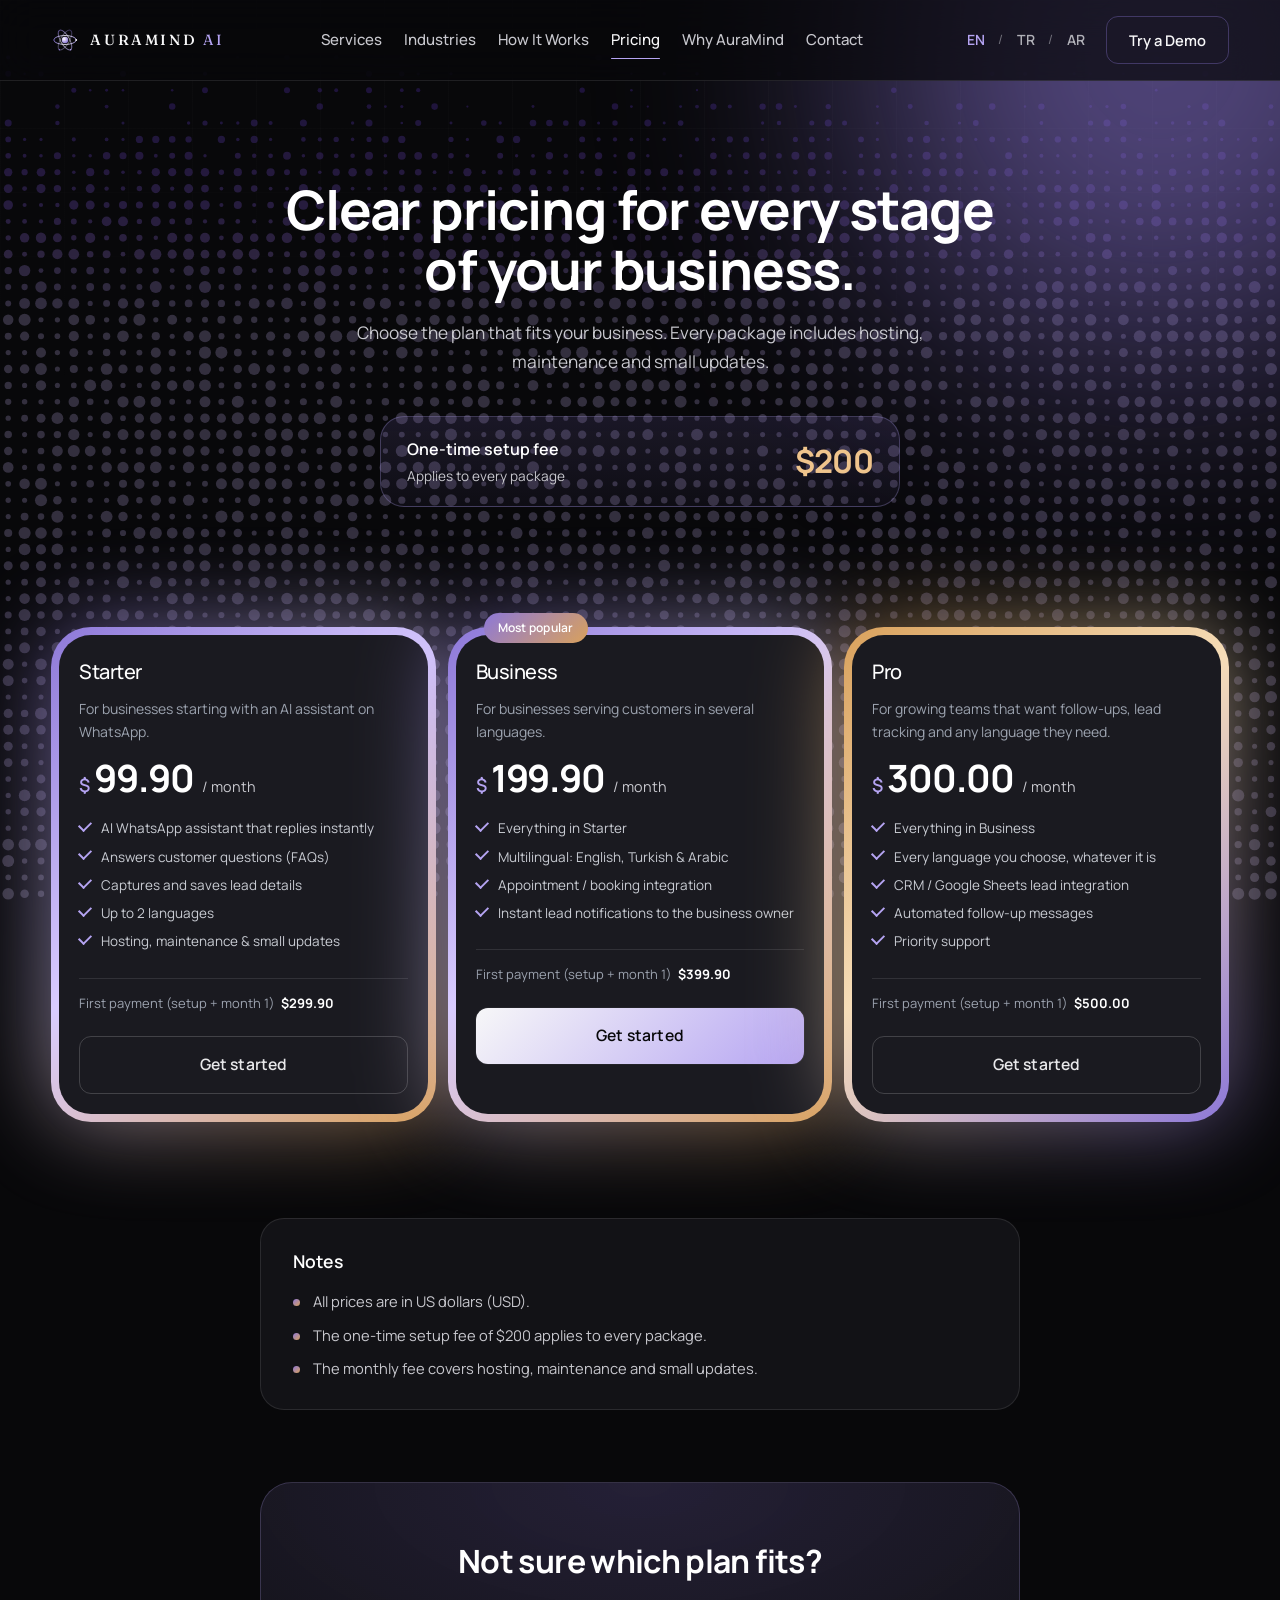
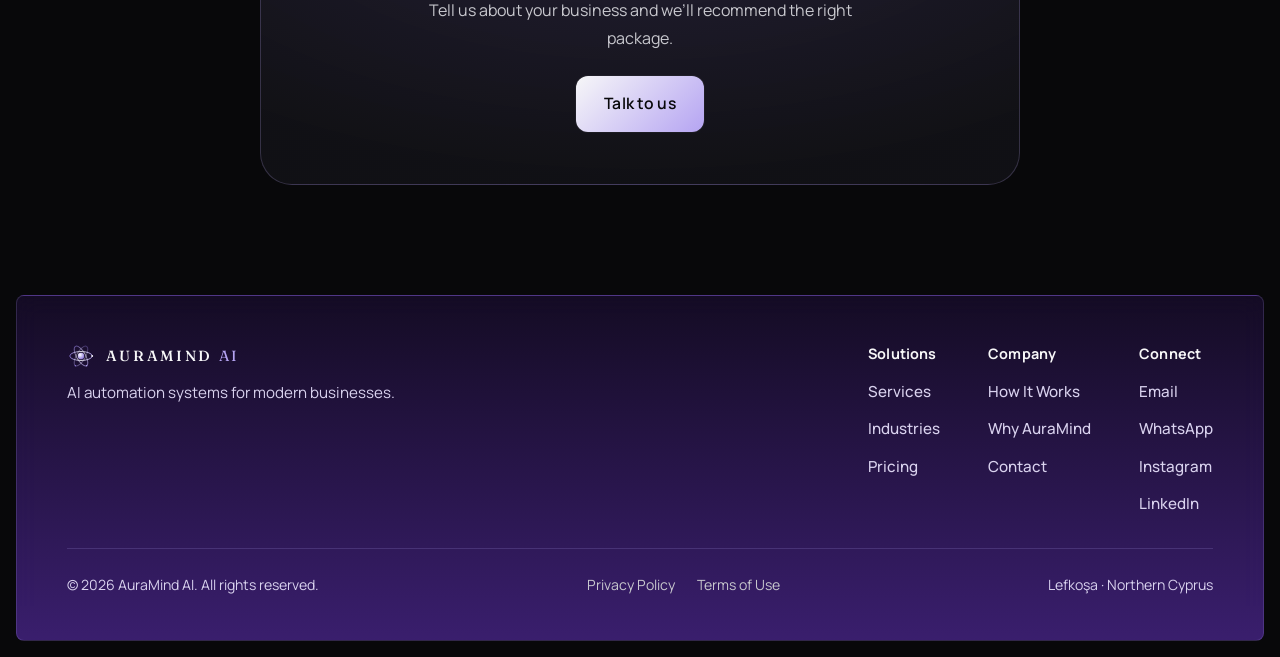
<file: pricing.html>
<!DOCTYPE html>
<html lang="en" dir="ltr">
    <head>
        <meta charset="UTF-8">
        <meta name="viewport" content="width=device-width, initial-scale=1">
        <title>Pricing | AuraMind AI</title>
        <meta name="description" content="Simple pricing for AuraMind's WhatsApp AI assistant. Starter, Business and Pro packages with a one-time $200 setup fee.">
        <meta name="theme-color" content="#08080A">
        <meta name="color-scheme" content="dark">
        <meta name="format-detection" content="telephone=no">
        <meta name="robots" content="index, follow, max-image-preview:large">
        <link rel="icon" href="favicon.svg" type="image/svg+xml">
        <link rel="canonical" href="https://aiauramind.com/pricing">
        <script>
document.documentElement.classList.add("js");
        </script>
        <noscript>
            <style>
[data-animate]{opacity:1!important;transform:none!important}
            </style>
        </noscript>
        <link rel="preconnect" href="https://fonts.googleapis.com">
        <link rel="preconnect" href="https://fonts.gstatic.com" crossorigin>
        <link rel="preload" as="style" href="https://fonts.googleapis.com/css2?family=Manrope:wght@400;500;600;700&family=Fraunces:ital,opsz,wght@0,9..144,400;0,9..144,500;0,9..144,600;1,9..144,500&family=IBM+Plex+Mono:wght@500;600&family=IBM+Plex+Sans+Arabic:wght@400;500;600;700&display=swap" onload="this.onload=null;this.rel='stylesheet'">
        <noscript>
            <link rel="stylesheet" href="https://fonts.googleapis.com/css2?family=Manrope:wght@400;500;600;700&family=Fraunces:ital,opsz,wght@0,9..144,400;0,9..144,500;0,9..144,600;1,9..144,500&family=IBM+Plex+Mono:wght@500;600&family=IBM+Plex+Sans+Arabic:wght@400;500;600;700&display=swap">
        </noscript>
        <link rel="stylesheet" href="style.css">
        <link rel="stylesheet" href="pricing.css">
        <meta property="og:site_name" content="AuraMind AI">
        <meta property="og:url" content="https://aiauramind.com/pricing">
        <meta property="og:type" content="website">
        <meta property="og:title" content="Pricing | AuraMind AI">
        <meta property="og:description" content="Simple pricing for AuraMind's WhatsApp AI assistant. Starter, Business and Pro packages with a one-time $200 setup fee.">
        <meta property="og:locale" content="en_US">
        <meta name="twitter:card" content="summary">
        <meta name="twitter:title" content="Pricing | AuraMind AI">
        <meta name="twitter:description" content="Simple pricing for AuraMind's WhatsApp AI assistant. Starter, Business and Pro packages with a one-time $200 setup fee.">
    </head>
    <body data-page="pricing">
        <a class="skip-link" href="#main-content" data-i18n="a11y.skip">Skip to content</a>
        <!-- NAVIGATION -->
        <header class="navbar">
            <div class="container nav-container">
                <a href="/#home" class="logo" aria-label="AuraMind home" data-i18n="a11y.home" data-i18n-attr="aria-label">
                    <svg class="logo-mark" viewBox="0 0 40 40" fill="none" aria-hidden="true">
                        <ellipse cx="20" cy="20" rx="16" ry="6.4" stroke="url(#navRingGrad)" stroke-width="1.3" opacity="0.95"/>
                        <ellipse cx="20" cy="20" rx="16" ry="6.4" stroke="url(#navRingGrad)" stroke-width="1.3" opacity="0.65" transform="rotate(60 20 20)"/>
                        <ellipse cx="20" cy="20" rx="16" ry="6.4" stroke="url(#navRingGrad)" stroke-width="1.3" opacity="0.4" transform="rotate(120 20 20)"/>
                        <circle cx="20" cy="20" r="4.6" fill="url(#navCoreGrad)"/>
                        <circle cx="36" cy="20" r="1.3" fill="#F7F7F8"/>
                        <circle cx="28" cy="33.9" r="1.1" fill="#B5A4F2"/>
                        <circle cx="12" cy="33.9" r="1" fill="#8D78D8"/>
                        <defs>
                            <linearGradient id="navRingGrad" x1="4" y1="20" x2="36" y2="20" gradientUnits="userSpaceOnUse">
                                <stop offset="0%" stop-color="#8D78D8"/>
                                <stop offset="50%" stop-color="#F7F7F8"/>
                                <stop offset="100%" stop-color="#B5A4F2"/>
                            </linearGradient>
                            <radialGradient id="navCoreGrad" cx="35%" cy="32%" r="70%">
                                <stop offset="0%" stop-color="#FFFFFF"/>
                                <stop offset="100%" stop-color="#8D78D8"/>
                            </radialGradient>
                        </defs>
                    </svg>
                    <span class="logo-text">AURAMIND<span class="accent"> AI</span></span>
                </a>
                <nav class="nav-links" aria-label="Main navigation" data-i18n="a11y.mainNav" data-i18n-attr="aria-label">
                    <a href="/#services" data-i18n="nav.services">Services</a>
                    <a href="/#industries" data-i18n="nav.industries">Industries</a>
                    <a href="/#how-it-works" data-i18n="nav.howItWorks">How It Works</a>
                    <a href="/pricing" class="is-active" data-i18n="nav.pricing">Pricing</a>
                    <a href="/#why-aura-mind" data-i18n="nav.about">Why AuraMind</a>
                    <a href="/#contact" data-i18n="nav.contact">Contact</a>
                </nav>
                <div class="nav-right">
                    <div class="lang-switch" role="group" aria-label="Language selector" data-i18n="a11y.language" data-i18n-attr="aria-label">
                        <button type="button" class="lang-option is-active" data-lang="en" lang="en" aria-label="English" aria-pressed="true">EN</button>
                        <span class="lang-divider">/</span>
                        <button type="button" class="lang-option" data-lang="tr" lang="tr" aria-label="Türkçe" aria-pressed="false">TR</button>
                        <span class="lang-divider">/</span>
                        <button type="button" class="lang-option" data-lang="ar" lang="ar" aria-label="العربية" aria-pressed="false">AR</button>
                    </div>
                    <a href="https://wa.me/15734095760" class="nav-button" data-demo-cta target="_blank" rel="noopener" data-i18n="nav.bookDemo">Try a Demo</a>
                </div>
                <button type="button" class="mobile-menu-button" id="mobileMenuButton" aria-label="Open menu" aria-expanded="false" aria-controls="mobileNavLinks">
                    <span></span>
                    <span></span>
                    <span></span>
                </button>
            </div>
            <nav class="mobile-nav-links" id="mobileNavLinks" aria-label="Mobile navigation" data-i18n="a11y.mobileNav" data-i18n-attr="aria-label" aria-hidden="true">
                <a href="/#services" data-i18n="nav.services">Services</a>
                <a href="/#industries" data-i18n="nav.industries">Industries</a>
                <a href="/#how-it-works" data-i18n="nav.howItWorks">How It Works</a>
                <a href="/pricing" data-i18n="nav.pricing">Pricing</a>
                <a href="/#why-aura-mind" data-i18n="nav.about">Why AuraMind</a>
                <a href="/#contact" data-i18n="nav.contact">Contact</a>
                <div class="lang-switch lang-switch-mobile" role="group" aria-label="Language selector" data-i18n="a11y.language" data-i18n-attr="aria-label">
                    <button type="button" class="lang-option is-active" data-lang="en" lang="en" aria-label="English" aria-pressed="true">EN</button>
                    <span class="lang-divider">/</span>
                    <button type="button" class="lang-option" data-lang="tr" lang="tr" aria-label="Türkçe" aria-pressed="false">TR</button>
                    <span class="lang-divider">/</span>
                    <button type="button" class="lang-option" data-lang="ar" lang="ar" aria-label="العربية" aria-pressed="false">AR</button>
                </div>
                <a href="https://wa.me/15734095760" class="nav-button mobile-demo-button" data-demo-cta target="_blank" rel="noopener" data-i18n="nav.bookDemo">Try a Demo</a>
            </nav>
        </header>
        <main id="main-content" tabindex="-1">
            <!-- HERO + SETUP FEE -->
            <section class="pricing-hero">
                <div class="hero-background" aria-hidden="true">
                    <div class="grid-overlay"></div>
                    <div class="glow glow-one"></div>
                </div>
                <div class="container">
                    <div class="pricing-hero-inner">
                        <h1 data-i18n="pricing.title">Clear pricing for every stage of your business.</h1>
                        <p data-i18n="pricing.description">Choose the plan that fits your business. Every package includes hosting, maintenance and small updates.</p>
                    </div>
                    <div class="setup-fee">
                        <div class="setup-fee-text">
                            <strong data-i18n="pricing.setupLabel">One-time setup fee</strong>
                            <small data-i18n="pricing.setupNote">Applies to every package</small>
                        </div>
                        <div class="setup-fee-price">$<span dir="ltr" data-i18n="pricing.setupPrice">200</span></div>
                    </div>
                </div>
            </section>
            <!-- PLANS -->
            <section class="pricing-plans" id="plans">
                <div class="container">
                    <div class="plans-grid">
                        <!-- STARTER -->
                        <article class="plan-card" data-animate="fade-up">
                            <h2 class="plan-name">Starter</h2>
                            <p class="plan-tagline" data-i18n="pricing.starterTag">For businesses starting with an AI assistant on WhatsApp.</p>
                            <div class="plan-price">
                                <span class="price-cur">$</span>
                                <span class="price-num" dir="ltr" data-i18n="pricing.starterPrice">99.90</span>
                                <span class="price-per" data-i18n="pricing.perMonth">/ month</span>
                            </div>
                            <ul class="plan-features">
                                <li data-i18n="pricing.starterF1">AI WhatsApp assistant that replies instantly</li>
                                <li data-i18n="pricing.starterF2">Answers customer questions (FAQs)</li>
                                <li data-i18n="pricing.starterF3">Captures and saves lead details</li>
                                <li data-i18n="pricing.starterF4">Up to 2 languages</li>
                                <li data-i18n="pricing.starterF5">Hosting, maintenance &amp; small updates</li>
                            </ul>
                            <div class="plan-first">
                                <span data-i18n="pricing.firstPayment">First payment (setup + month 1)</span>
                                <strong>$<span dir="ltr" data-i18n="pricing.starterFirst">299.90</span></strong>
                            </div>
                            <a class="btn btn-secondary" data-plan-cta="Starter" href="https://wa.me/15734095760" target="_blank" rel="noopener noreferrer" data-i18n="pricing.cta">Get started</a>
                        </article>
                        <!-- BUSINESS -->
                        <article class="plan-card featured" data-animate="fade-up">
                            <span class="plan-badge" data-i18n="pricing.popular">Most popular</span>
                            <h2 class="plan-name">Business</h2>
                            <p class="plan-tagline" data-i18n="pricing.businessTag">For businesses serving customers in several languages.</p>
                            <div class="plan-price">
                                <span class="price-cur">$</span>
                                <span class="price-num" dir="ltr" data-i18n="pricing.businessPrice">199.90</span>
                                <span class="price-per" data-i18n="pricing.perMonth">/ month</span>
                            </div>
                            <ul class="plan-features">
                                <li data-i18n="pricing.businessF1">Everything in Starter</li>
                                <li data-i18n="pricing.businessF2">Multilingual: English, Turkish &amp; Arabic</li>
                                <li data-i18n="pricing.businessF3">Appointment / booking integration</li>
                                <li data-i18n="pricing.businessF4">Instant lead notifications to the business owner</li>
                            </ul>
                            <div class="plan-first">
                                <span data-i18n="pricing.firstPayment">First payment (setup + month 1)</span>
                                <strong>$<span dir="ltr" data-i18n="pricing.businessFirst">399.90</span></strong>
                            </div>
                            <a class="btn btn-primary" data-plan-cta="Business" href="https://wa.me/15734095760" target="_blank" rel="noopener noreferrer" data-i18n="pricing.cta">Get started</a>
                        </article>
                        <!-- PRO -->
                        <article class="plan-card" data-animate="fade-up">
                            <h2 class="plan-name">Pro</h2>
                            <p class="plan-tagline" data-i18n="pricing.proTag">For growing teams that want follow-ups, lead tracking and any language they need.</p>
                            <div class="plan-price">
                                <span class="price-cur">$</span>
                                <span class="price-num" dir="ltr" data-i18n="pricing.proPrice">300.00</span>
                                <span class="price-per" data-i18n="pricing.perMonth">/ month</span>
                            </div>
                            <ul class="plan-features">
                                <li data-i18n="pricing.proF1">Everything in Business</li>
                                <li data-i18n="pricing.proFLang">Every language you choose, whatever it is</li>
                                <li data-i18n="pricing.proF2">CRM / Google Sheets lead integration</li>
                                <li data-i18n="pricing.proF3">Automated follow-up messages</li>
                                <li data-i18n="pricing.proF4">Priority support</li>
                            </ul>
                            <div class="plan-first">
                                <span data-i18n="pricing.firstPayment">First payment (setup + month 1)</span>
                                <strong>$<span dir="ltr" data-i18n="pricing.proFirst">500.00</span></strong>
                            </div>
                            <a class="btn btn-secondary" data-plan-cta="Pro" href="https://wa.me/15734095760" target="_blank" rel="noopener noreferrer" data-i18n="pricing.cta">Get started</a>
                        </article>
                    </div>
                </div>
            </section>
            <!-- NOTES -->
            <section class="pricing-notes">
                <div class="container">
                    <div class="notes-box">
                        <h2 data-i18n="pricing.notesTitle">Notes</h2>
                        <ul>
                            <li data-i18n="pricing.note1">All prices are in US dollars (USD).</li>
                            <li data-i18n="pricing.note2">The one-time setup fee of $200 applies to every package.</li>
                            <li data-i18n="pricing.note3">The monthly fee covers hosting, maintenance and small updates.</li>
                        </ul>
                    </div>
                </div>
            </section>
            <!-- CTA -->
            <section class="pricing-cta">
                <div class="container">
                    <div class="pricing-cta-inner">
                        <h2 data-i18n="pricing.ctaTitle">Not sure which plan fits?</h2>
                        <p data-i18n="pricing.ctaText">Tell us about your business and we’ll recommend the right package.</p>
                        <a href="/#contact" class="btn btn-primary" data-i18n="pricing.ctaButton">Talk to us</a>
                    </div>
                </div>
            </section>
        </main>
        <!-- FOOTER -->
        <footer class="footer">
            <div class="container footer-container">
                <div class="footer-brand">
                    <a href="/#home" class="logo" aria-label="AuraMind home" data-i18n="a11y.home" data-i18n-attr="aria-label">
                        <svg class="logo-mark" viewBox="0 0 40 40" fill="none" aria-hidden="true">
                            <ellipse cx="20" cy="20" rx="16" ry="6.4" stroke="url(#footerRingGrad)" stroke-width="1.3" opacity="0.95"/>
                            <ellipse cx="20" cy="20" rx="16" ry="6.4" stroke="url(#footerRingGrad)" stroke-width="1.3" opacity="0.65" transform="rotate(60 20 20)"/>
                            <ellipse cx="20" cy="20" rx="16" ry="6.4" stroke="url(#footerRingGrad)" stroke-width="1.3" opacity="0.4" transform="rotate(120 20 20)"/>
                            <circle cx="20" cy="20" r="4.6" fill="url(#footerCoreGrad)"/>
                            <circle cx="36" cy="20" r="1.3" fill="#F7F7F8"/>
                            <circle cx="28" cy="33.9" r="1.1" fill="#B5A4F2"/>
                            <circle cx="12" cy="33.9" r="1" fill="#8D78D8"/>
                            <defs>
                                <linearGradient id="footerRingGrad" x1="4" y1="20" x2="36" y2="20" gradientUnits="userSpaceOnUse">
                                    <stop offset="0%" stop-color="#8D78D8"/>
                                    <stop offset="50%" stop-color="#F7F7F8"/>
                                    <stop offset="100%" stop-color="#B5A4F2"/>
                                </linearGradient>
                                <radialGradient id="footerCoreGrad" cx="35%" cy="32%" r="70%">
                                    <stop offset="0%" stop-color="#FFFFFF"/>
                                    <stop offset="100%" stop-color="#8D78D8"/>
                                </radialGradient>
                            </defs>
                        </svg>
                        <span class="logo-text">AURAMIND<span class="accent"> AI</span></span>
                    </a>
                    <p data-i18n="footer.tagline">AI automation systems for modern businesses.</p>
                </div>
                <div class="footer-links">
                    <div class="footer-link-group">
                        <strong data-i18n="footer.solutions">Solutions</strong>
                        <a href="/#services" data-i18n="nav.services">Services</a>
                        <a href="/#industries" data-i18n="nav.industries">Industries</a>
                        <a href="/pricing" data-i18n="nav.pricing">Pricing</a>
                    </div>
                    <div class="footer-link-group">
                        <strong data-i18n="footer.company">Company</strong>
                        <a href="/#how-it-works" data-i18n="nav.howItWorks">How It Works</a>
                        <a href="/#why-aura-mind" data-i18n="nav.about">Why AuraMind</a>
                        <a href="/#contact" data-i18n="nav.contact">Contact</a>
                    </div>
                    <div class="footer-link-group">
                        <strong data-i18n="footer.connect">Connect</strong>
                        <a href="mailto:hello@aiauramind.com" data-i18n="contact.emailLabel">Email</a>
                        <a href="https://wa.me/15734095760" target="_blank" rel="noopener noreferrer">WhatsApp</a>
                        <a href="https://www.instagram.com/auramind.cy" target="_blank" rel="noopener noreferrer">Instagram</a>
                        <a href="https://www.linkedin.com/in/auramind-ai-49ab6a429/" target="_blank" rel="noopener noreferrer">LinkedIn</a>
                    </div>
                </div>
                <div class="footer-bottom">
                    <p data-i18n="footer.copyright">© 2026 AuraMind AI. All rights reserved.</p>
                    <nav class="footer-legal" aria-label="Legal"><a href="/privacy" data-i18n="footer.privacy">Privacy Policy</a><a href="/terms" data-i18n="footer.terms">Terms of Use</a></nav>
                    <span data-i18n="footer.location">Lefkoşa · Northern Cyprus</span>
                </div>
            </div>
        </footer>
        <script src="script.js" charset="utf-8" defer></script>
    </body>
</html>
</file>
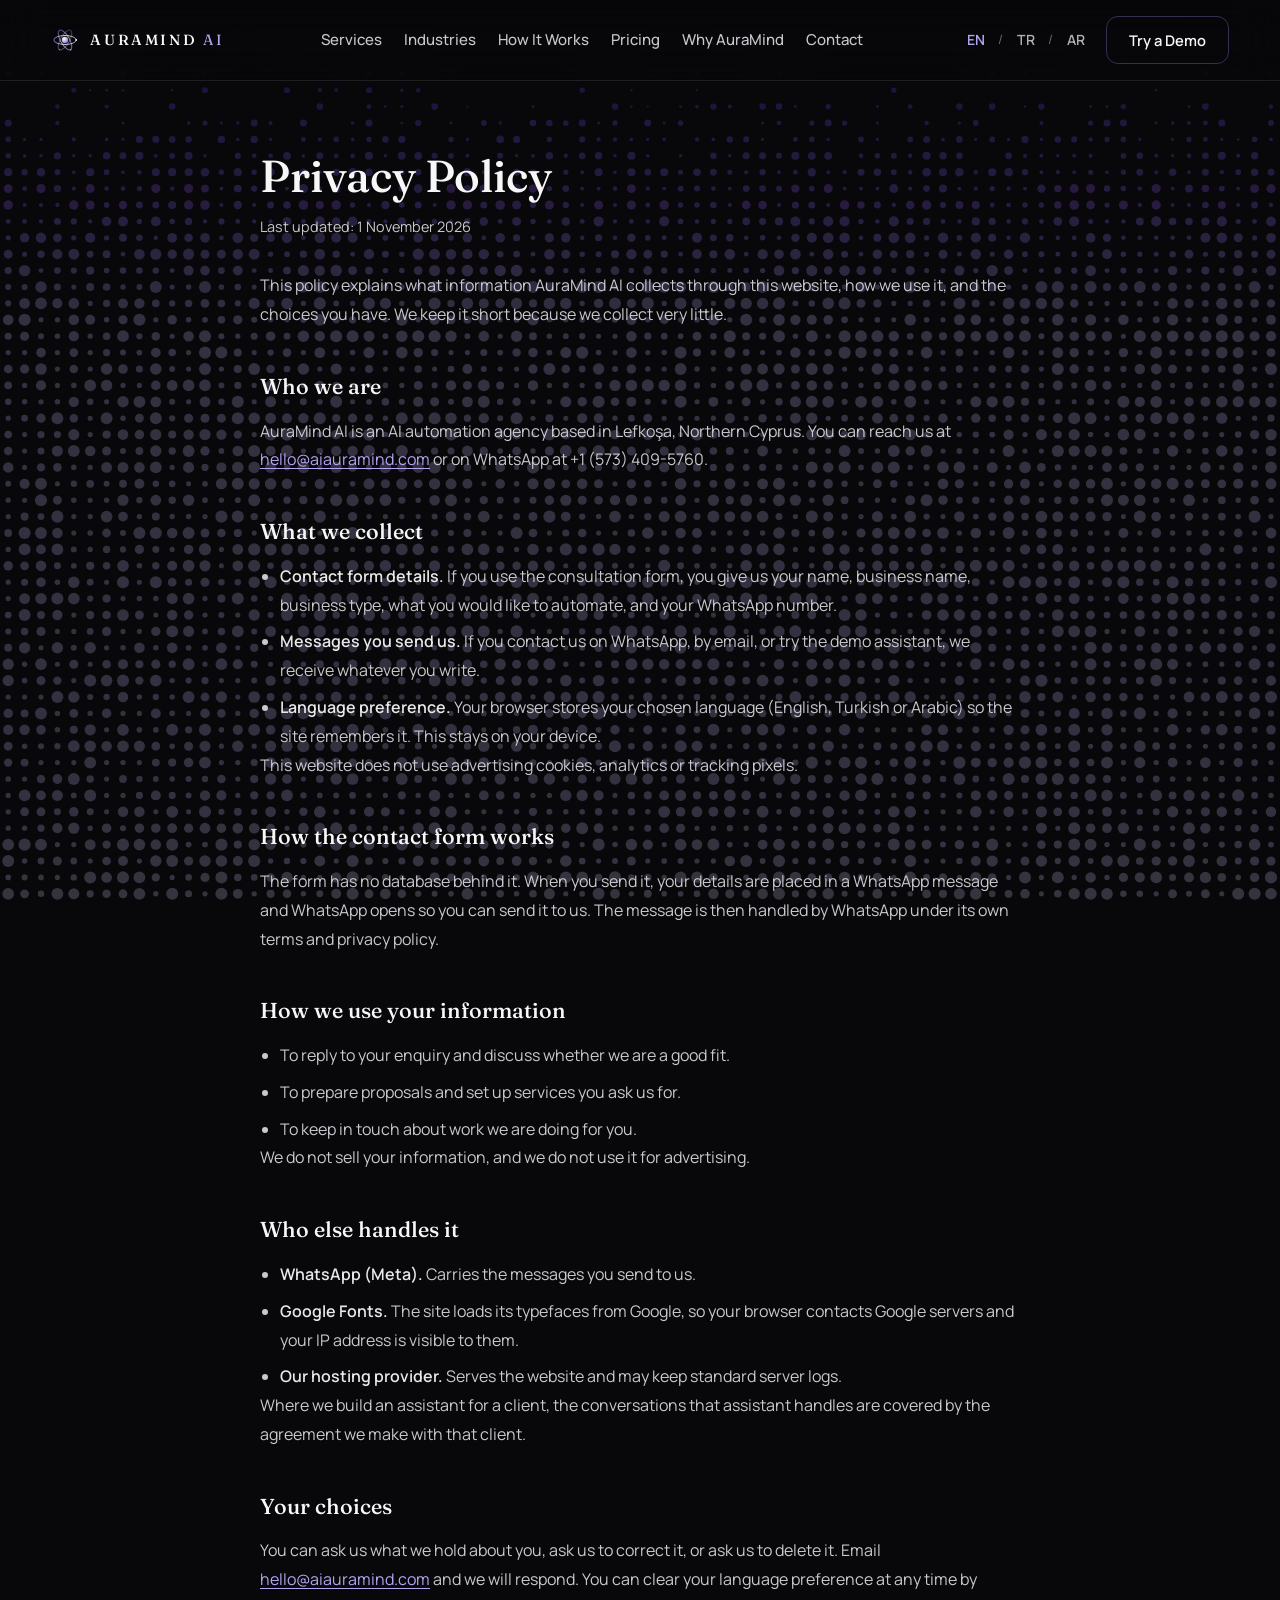
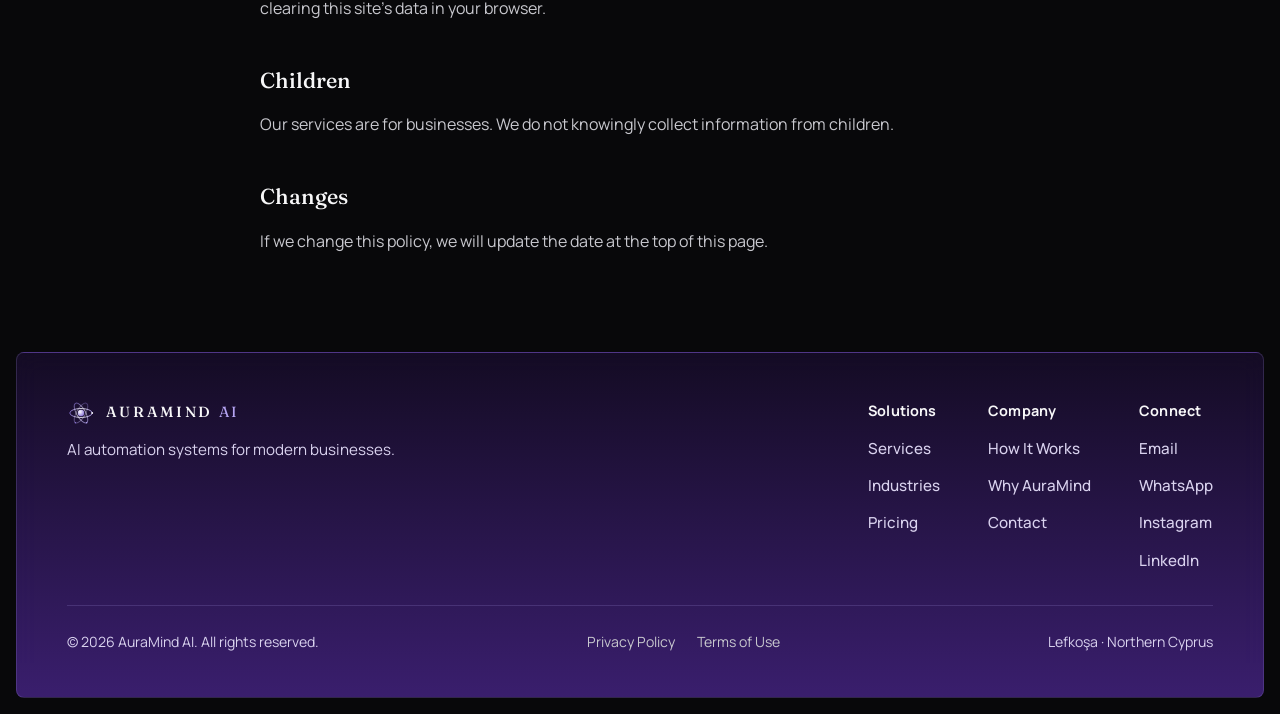
<file: Privacy.html>
<!DOCTYPE html>
<html lang="en" dir="ltr">
    <head>
        <meta charset="UTF-8">
        <meta name="viewport" content="width=device-width, initial-scale=1">
        <title>Privacy Policy | AuraMind AI</title>
        <meta name="description" content="How AuraMind AI collects, uses and protects the information you share with us.">
        <meta name="theme-color" content="#08080A">
        <meta name="color-scheme" content="dark">
        <meta name="format-detection" content="telephone=no">
        <meta name="robots" content="index, follow, max-image-preview:large">
        <link rel="icon" href="favicon.svg" type="image/svg+xml">
        <link rel="canonical" href="https://aiauramind.com/privacy">
        <script>
document.documentElement.classList.add("js");
        </script>
        <noscript>
            <style>
[data-animate]{opacity:1!important;transform:none!important}
            </style>
        </noscript>
        <link rel="preconnect" href="https://fonts.googleapis.com">
        <link rel="preconnect" href="https://fonts.gstatic.com" crossorigin>
        <link rel="preload" as="style" href="https://fonts.googleapis.com/css2?family=Manrope:wght@400;500;600;700&family=Fraunces:ital,opsz,wght@0,9..144,400;0,9..144,500;0,9..144,600;1,9..144,500&family=IBM+Plex+Mono:wght@500;600&family=IBM+Plex+Sans+Arabic:wght@400;500;600;700&display=swap" onload="this.onload=null;this.rel='stylesheet'">
        <noscript>
            <link rel="stylesheet" href="https://fonts.googleapis.com/css2?family=Manrope:wght@400;500;600;700&family=Fraunces:ital,opsz,wght@0,9..144,400;0,9..144,500;0,9..144,600;1,9..144,500&family=IBM+Plex+Mono:wght@500;600&family=IBM+Plex+Sans+Arabic:wght@400;500;600;700&display=swap">
        </noscript>
        <link rel="stylesheet" href="style.css">
        <meta property="og:site_name" content="AuraMind AI">
        <meta property="og:url" content="https://aiauramind.com/privacy">
        <meta property="og:type" content="website">
        <meta property="og:title" content="Privacy Policy | AuraMind AI">
        <meta property="og:description" content="How AuraMind AI collects, uses and protects the information you share with us.">
        <meta property="og:locale" content="en_US">
        <meta name="twitter:card" content="summary">
        <meta name="twitter:title" content="Privacy Policy | AuraMind AI">
        <meta name="twitter:description" content="How AuraMind AI collects, uses and protects the information you share with us.">
    </head>
    <body data-page="privacy">
        <a class="skip-link" href="#main-content" data-i18n="a11y.skip">Skip to content</a>
        <!-- NAVIGATION -->
        <header class="navbar">
            <div class="container nav-container">
                <a href="/#home" class="logo" aria-label="AuraMind home" data-i18n="a11y.home" data-i18n-attr="aria-label">
                    <svg class="logo-mark" viewBox="0 0 40 40" fill="none" aria-hidden="true">
                        <ellipse cx="20" cy="20" rx="16" ry="6.4" stroke="url(#navRingGrad)" stroke-width="1.3" opacity="0.95"/>
                        <ellipse cx="20" cy="20" rx="16" ry="6.4" stroke="url(#navRingGrad)" stroke-width="1.3" opacity="0.65" transform="rotate(60 20 20)"/>
                        <ellipse cx="20" cy="20" rx="16" ry="6.4" stroke="url(#navRingGrad)" stroke-width="1.3" opacity="0.4" transform="rotate(120 20 20)"/>
                        <circle cx="20" cy="20" r="4.6" fill="url(#navCoreGrad)"/>
                        <circle cx="36" cy="20" r="1.3" fill="#F7F7F8"/>
                        <circle cx="28" cy="33.9" r="1.1" fill="#B5A4F2"/>
                        <circle cx="12" cy="33.9" r="1" fill="#8D78D8"/>
                        <defs>
                            <linearGradient id="navRingGrad" x1="4" y1="20" x2="36" y2="20" gradientUnits="userSpaceOnUse">
                                <stop offset="0%" stop-color="#8D78D8"/>
                                <stop offset="50%" stop-color="#F7F7F8"/>
                                <stop offset="100%" stop-color="#B5A4F2"/>
                            </linearGradient>
                            <radialGradient id="navCoreGrad" cx="35%" cy="32%" r="70%">
                                <stop offset="0%" stop-color="#FFFFFF"/>
                                <stop offset="100%" stop-color="#8D78D8"/>
                            </radialGradient>
                        </defs>
                    </svg>
                    <span class="logo-text">AURAMIND<span class="accent"> AI</span></span>
                </a>
                <nav class="nav-links" aria-label="Main navigation" data-i18n="a11y.mainNav" data-i18n-attr="aria-label">
                    <a href="/#services" data-i18n="nav.services">Services</a>
                    <a href="/#industries" data-i18n="nav.industries">Industries</a>
                    <a href="/#how-it-works" data-i18n="nav.howItWorks">How It Works</a>
                    <a href="/pricing" data-i18n="nav.pricing">Pricing</a>
                    <a href="/#why-aura-mind" data-i18n="nav.about">Why AuraMind</a>
                    <a href="/#contact" data-i18n="nav.contact">Contact</a>
                </nav>
                <div class="nav-right">
                    <div class="lang-switch" role="group" aria-label="Language selector" data-i18n="a11y.language" data-i18n-attr="aria-label">
                        <button type="button" class="lang-option is-active" data-lang="en" lang="en" aria-label="English" aria-pressed="true">EN</button>
                        <span class="lang-divider">/</span>
                        <button type="button" class="lang-option" data-lang="tr" lang="tr" aria-label="Türkçe" aria-pressed="false">TR</button>
                        <span class="lang-divider">/</span>
                        <button type="button" class="lang-option" data-lang="ar" lang="ar" aria-label="العربية" aria-pressed="false">AR</button>
                    </div>
                    <a href="https://wa.me/15734095760" class="nav-button" data-demo-cta target="_blank" rel="noopener" data-i18n="nav.bookDemo">Try a Demo</a>
                </div>
                <button type="button" class="mobile-menu-button" id="mobileMenuButton" aria-label="Open menu" aria-expanded="false" aria-controls="mobileNavLinks">
                    <span></span>
                    <span></span>
                    <span></span>
                </button>
            </div>
            <nav class="mobile-nav-links" id="mobileNavLinks" aria-label="Mobile navigation" data-i18n="a11y.mobileNav" data-i18n-attr="aria-label" aria-hidden="true">
                <a href="/#services" data-i18n="nav.services">Services</a>
                <a href="/#industries" data-i18n="nav.industries">Industries</a>
                <a href="/#how-it-works" data-i18n="nav.howItWorks">How It Works</a>
                <a href="/pricing" data-i18n="nav.pricing">Pricing</a>
                <a href="/#why-aura-mind" data-i18n="nav.about">Why AuraMind</a>
                <a href="/#contact" data-i18n="nav.contact">Contact</a>
                <div class="lang-switch lang-switch-mobile" role="group" aria-label="Language selector" data-i18n="a11y.language" data-i18n-attr="aria-label">
                    <button type="button" class="lang-option is-active" data-lang="en" lang="en" aria-label="English" aria-pressed="true">EN</button>
                    <span class="lang-divider">/</span>
                    <button type="button" class="lang-option" data-lang="tr" lang="tr" aria-label="Türkçe" aria-pressed="false">TR</button>
                    <span class="lang-divider">/</span>
                    <button type="button" class="lang-option" data-lang="ar" lang="ar" aria-label="العربية" aria-pressed="false">AR</button>
                </div>
                <a href="https://wa.me/15734095760" class="nav-button mobile-demo-button" data-demo-cta target="_blank" rel="noopener" data-i18n="nav.bookDemo">Try a Demo</a>
            </nav>
        </header>
        <main id="main-content" tabindex="-1">
            <article class="legal container">
                <h1>Privacy Policy</h1>
                <p class="legal-updated">Last updated: 1 November 2026</p>
                <p>This policy explains what information AuraMind AI collects through this website, how we use it, and the choices you have. We keep it short because we collect very little.</p>
                <h2>Who we are</h2>
                <p>AuraMind AI is an AI automation agency based in Lefkoşa, Northern Cyprus. You can reach us at <a href="mailto:hello@aiauramind.com">hello@aiauramind.com</a> or on WhatsApp at +1 (573) 409-5760.</p>
                <h2>What we collect</h2>
                <ul>
                    <li><strong>Contact form details.</strong> If you use the consultation form, you give us your name, business name, business type, what you would like to automate, and your WhatsApp number.</li>
                    <li><strong>Messages you send us.</strong> If you contact us on WhatsApp, by email, or try the demo assistant, we receive whatever you write.</li>
                    <li><strong>Language preference.</strong> Your browser stores your chosen language (English, Turkish or Arabic) so the site remembers it. This stays on your device.</li>
                </ul>
                <p>This website does not use advertising cookies, analytics or tracking pixels.</p>
                <h2>How the contact form works</h2>
                <p>The form has no database behind it. When you send it, your details are placed in a WhatsApp message and WhatsApp opens so you can send it to us. The message is then handled by WhatsApp under its own terms and privacy policy.</p>
                <h2>How we use your information</h2>
                <ul>
                    <li>To reply to your enquiry and discuss whether we are a good fit.</li>
                    <li>To prepare proposals and set up services you ask us for.</li>
                    <li>To keep in touch about work we are doing for you.</li>
                </ul>
                <p>We do not sell your information, and we do not use it for advertising.</p>
                <h2>Who else handles it</h2>
                <ul>
                    <li><strong>WhatsApp (Meta).</strong> Carries the messages you send to us.</li>
                    <li><strong>Google Fonts.</strong> The site loads its typefaces from Google, so your browser contacts Google servers and your IP address is visible to them.</li>
                    <li><strong>Our hosting provider.</strong> Serves the website and may keep standard server logs.</li>
                </ul>
                <p>Where we build an assistant for a client, the conversations that assistant handles are covered by the agreement we make with that client.</p>
                <h2>Your choices</h2>
                <p>You can ask us what we hold about you, ask us to correct it, or ask us to delete it. Email <a href="mailto:hello@aiauramind.com">hello@aiauramind.com</a> and we will respond. You can clear your language preference at any time by clearing this site’s data in your browser.</p>
                <h2>Children</h2>
                <p>Our services are for businesses. We do not knowingly collect information from children.</p>
                <h2>Changes</h2>
                <p>If we change this policy, we will update the date at the top of this page.</p>
            </article>
        </main>
        <!-- FOOTER -->
        <footer class="footer">
            <div class="container footer-container">
                <div class="footer-brand">
                    <a href="/#home" class="logo" aria-label="AuraMind home" data-i18n="a11y.home" data-i18n-attr="aria-label">
                        <svg class="logo-mark" viewBox="0 0 40 40" fill="none" aria-hidden="true">
                            <ellipse cx="20" cy="20" rx="16" ry="6.4" stroke="url(#footerRingGrad)" stroke-width="1.3" opacity="0.95"/>
                            <ellipse cx="20" cy="20" rx="16" ry="6.4" stroke="url(#footerRingGrad)" stroke-width="1.3" opacity="0.65" transform="rotate(60 20 20)"/>
                            <ellipse cx="20" cy="20" rx="16" ry="6.4" stroke="url(#footerRingGrad)" stroke-width="1.3" opacity="0.4" transform="rotate(120 20 20)"/>
                            <circle cx="20" cy="20" r="4.6" fill="url(#footerCoreGrad)"/>
                            <circle cx="36" cy="20" r="1.3" fill="#F7F7F8"/>
                            <circle cx="28" cy="33.9" r="1.1" fill="#B5A4F2"/>
                            <circle cx="12" cy="33.9" r="1" fill="#8D78D8"/>
                            <defs>
                                <linearGradient id="footerRingGrad" x1="4" y1="20" x2="36" y2="20" gradientUnits="userSpaceOnUse">
                                    <stop offset="0%" stop-color="#8D78D8"/>
                                    <stop offset="50%" stop-color="#F7F7F8"/>
                                    <stop offset="100%" stop-color="#B5A4F2"/>
                                </linearGradient>
                                <radialGradient id="footerCoreGrad" cx="35%" cy="32%" r="70%">
                                    <stop offset="0%" stop-color="#FFFFFF"/>
                                    <stop offset="100%" stop-color="#8D78D8"/>
                                </radialGradient>
                            </defs>
                        </svg>
                        <span class="logo-text">AURAMIND<span class="accent"> AI</span></span>
                    </a>
                    <p data-i18n="footer.tagline">AI automation systems for modern businesses.</p>
                </div>
                <div class="footer-links">
                    <div class="footer-link-group">
                        <strong data-i18n="footer.solutions">Solutions</strong>
                        <a href="/#services" data-i18n="nav.services">Services</a>
                        <a href="/#industries" data-i18n="nav.industries">Industries</a>
                        <a href="/pricing" data-i18n="nav.pricing">Pricing</a>
                    </div>
                    <div class="footer-link-group">
                        <strong data-i18n="footer.company">Company</strong>
                        <a href="/#how-it-works" data-i18n="nav.howItWorks">How It Works</a>
                        <a href="/#why-aura-mind" data-i18n="nav.about">Why AuraMind</a>
                        <a href="/#contact" data-i18n="nav.contact">Contact</a>
                    </div>
                    <div class="footer-link-group">
                        <strong data-i18n="footer.connect">Connect</strong>
                        <a href="mailto:hello@aiauramind.com" data-i18n="contact.emailLabel">Email</a>
                        <a href="https://wa.me/15734095760" target="_blank" rel="noopener noreferrer">WhatsApp</a>
                        <a href="https://www.instagram.com/auramind.cy" target="_blank" rel="noopener noreferrer">Instagram</a>
                        <a href="https://www.linkedin.com/in/auramind-ai-49ab6a429/" target="_blank" rel="noopener noreferrer">LinkedIn</a>
                    </div>
                </div>
                <div class="footer-bottom">
                    <p data-i18n="footer.copyright">© 2026 AuraMind AI. All rights reserved.</p>
                    <nav class="footer-legal" aria-label="Legal"><a href="/privacy" data-i18n="footer.privacy">Privacy Policy</a><a href="/terms" data-i18n="footer.terms">Terms of Use</a></nav>
                    <span data-i18n="footer.location">Lefkoşa · Northern Cyprus</span>
                </div>
            </div>
        </footer>
        <script src="script.js" charset="utf-8" defer></script>
    </body>
</html>
</file>
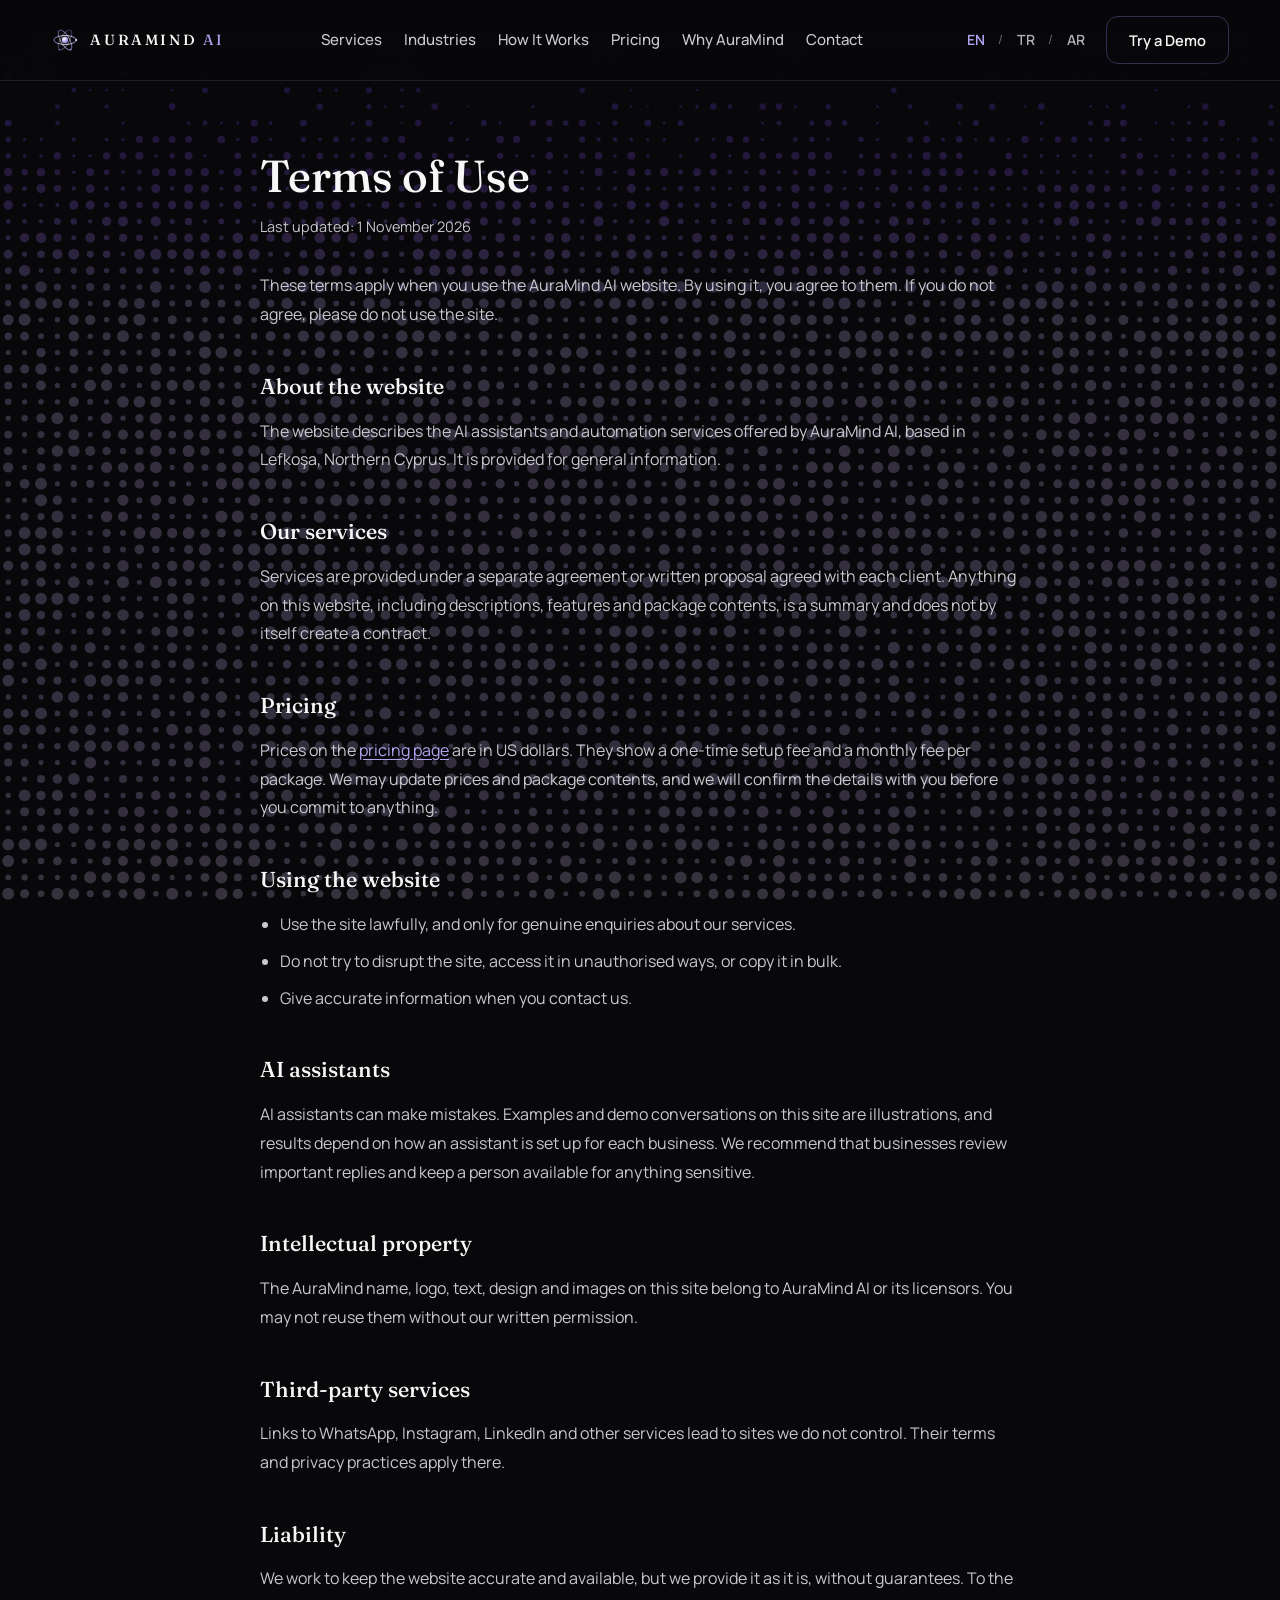
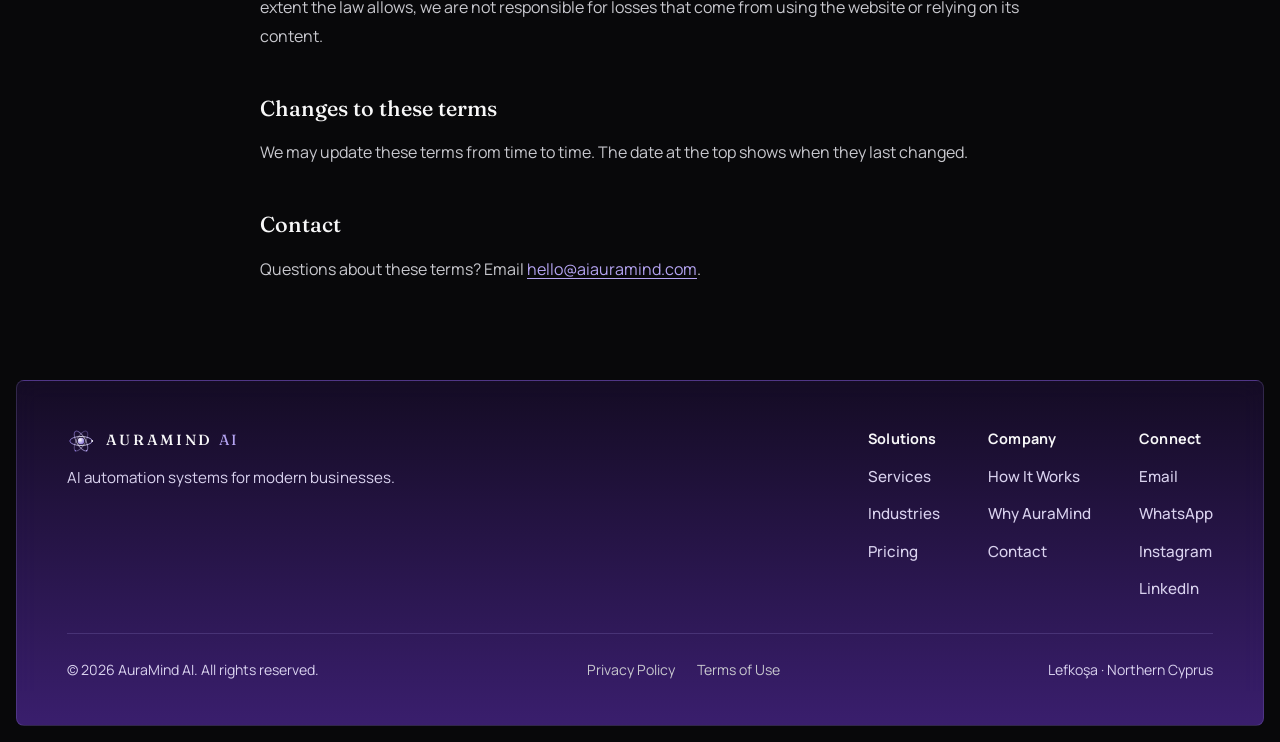
<file: terms.html>
<!DOCTYPE html>
<html lang="en" dir="ltr">
    <head>
        <meta charset="UTF-8">
        <meta name="viewport" content="width=device-width, initial-scale=1">
        <title>Terms of Use | AuraMind AI</title>
        <meta name="description" content="The terms that apply when you use the AuraMind AI website.">
        <meta name="theme-color" content="#08080A">
        <meta name="color-scheme" content="dark">
        <meta name="format-detection" content="telephone=no">
        <meta name="robots" content="index, follow, max-image-preview:large">
        <link rel="icon" href="favicon.svg" type="image/svg+xml">
        <link rel="canonical" href="https://aiauramind.com/terms">
        <script>
document.documentElement.classList.add("js");
        </script>
        <noscript>
            <style>
[data-animate]{opacity:1!important;transform:none!important}
            </style>
        </noscript>
        <link rel="preconnect" href="https://fonts.googleapis.com">
        <link rel="preconnect" href="https://fonts.gstatic.com" crossorigin>
        <link rel="preload" as="style" href="https://fonts.googleapis.com/css2?family=Manrope:wght@400;500;600;700&family=Fraunces:ital,opsz,wght@0,9..144,400;0,9..144,500;0,9..144,600;1,9..144,500&family=IBM+Plex+Mono:wght@500;600&family=IBM+Plex+Sans+Arabic:wght@400;500;600;700&display=swap" onload="this.onload=null;this.rel='stylesheet'">
        <noscript>
            <link rel="stylesheet" href="https://fonts.googleapis.com/css2?family=Manrope:wght@400;500;600;700&family=Fraunces:ital,opsz,wght@0,9..144,400;0,9..144,500;0,9..144,600;1,9..144,500&family=IBM+Plex+Mono:wght@500;600&family=IBM+Plex+Sans+Arabic:wght@400;500;600;700&display=swap">
        </noscript>
        <link rel="stylesheet" href="style.css">
        <meta property="og:site_name" content="AuraMind AI">
        <meta property="og:url" content="https://aiauramind.com/terms">
        <meta property="og:type" content="website">
        <meta property="og:title" content="Terms of Use | AuraMind AI">
        <meta property="og:description" content="The terms that apply when you use the AuraMind AI website.">
        <meta property="og:locale" content="en_US">
        <meta name="twitter:card" content="summary">
        <meta name="twitter:title" content="Terms of Use | AuraMind AI">
        <meta name="twitter:description" content="The terms that apply when you use the AuraMind AI website.">
    </head>
    <body data-page="terms">
        <a class="skip-link" href="#main-content" data-i18n="a11y.skip">Skip to content</a>
        <!-- NAVIGATION -->
        <header class="navbar">
            <div class="container nav-container">
                <a href="/#home" class="logo" aria-label="AuraMind home" data-i18n="a11y.home" data-i18n-attr="aria-label">
                    <svg class="logo-mark" viewBox="0 0 40 40" fill="none" aria-hidden="true">
                        <ellipse cx="20" cy="20" rx="16" ry="6.4" stroke="url(#navRingGrad)" stroke-width="1.3" opacity="0.95"/>
                        <ellipse cx="20" cy="20" rx="16" ry="6.4" stroke="url(#navRingGrad)" stroke-width="1.3" opacity="0.65" transform="rotate(60 20 20)"/>
                        <ellipse cx="20" cy="20" rx="16" ry="6.4" stroke="url(#navRingGrad)" stroke-width="1.3" opacity="0.4" transform="rotate(120 20 20)"/>
                        <circle cx="20" cy="20" r="4.6" fill="url(#navCoreGrad)"/>
                        <circle cx="36" cy="20" r="1.3" fill="#F7F7F8"/>
                        <circle cx="28" cy="33.9" r="1.1" fill="#B5A4F2"/>
                        <circle cx="12" cy="33.9" r="1" fill="#8D78D8"/>
                        <defs>
                            <linearGradient id="navRingGrad" x1="4" y1="20" x2="36" y2="20" gradientUnits="userSpaceOnUse">
                                <stop offset="0%" stop-color="#8D78D8"/>
                                <stop offset="50%" stop-color="#F7F7F8"/>
                                <stop offset="100%" stop-color="#B5A4F2"/>
                            </linearGradient>
                            <radialGradient id="navCoreGrad" cx="35%" cy="32%" r="70%">
                                <stop offset="0%" stop-color="#FFFFFF"/>
                                <stop offset="100%" stop-color="#8D78D8"/>
                            </radialGradient>
                        </defs>
                    </svg>
                    <span class="logo-text">AURAMIND<span class="accent"> AI</span></span>
                </a>
                <nav class="nav-links" aria-label="Main navigation" data-i18n="a11y.mainNav" data-i18n-attr="aria-label">
                    <a href="/#services" data-i18n="nav.services">Services</a>
                    <a href="/#industries" data-i18n="nav.industries">Industries</a>
                    <a href="/#how-it-works" data-i18n="nav.howItWorks">How It Works</a>
                    <a href="/pricing" data-i18n="nav.pricing">Pricing</a>
                    <a href="/#why-aura-mind" data-i18n="nav.about">Why AuraMind</a>
                    <a href="/#contact" data-i18n="nav.contact">Contact</a>
                </nav>
                <div class="nav-right">
                    <div class="lang-switch" role="group" aria-label="Language selector" data-i18n="a11y.language" data-i18n-attr="aria-label">
                        <button type="button" class="lang-option is-active" data-lang="en" lang="en" aria-label="English" aria-pressed="true">EN</button>
                        <span class="lang-divider">/</span>
                        <button type="button" class="lang-option" data-lang="tr" lang="tr" aria-label="Türkçe" aria-pressed="false">TR</button>
                        <span class="lang-divider">/</span>
                        <button type="button" class="lang-option" data-lang="ar" lang="ar" aria-label="العربية" aria-pressed="false">AR</button>
                    </div>
                    <a href="https://wa.me/15734095760" class="nav-button" data-demo-cta target="_blank" rel="noopener" data-i18n="nav.bookDemo">Try a Demo</a>
                </div>
                <button type="button" class="mobile-menu-button" id="mobileMenuButton" aria-label="Open menu" aria-expanded="false" aria-controls="mobileNavLinks">
                    <span></span>
                    <span></span>
                    <span></span>
                </button>
            </div>
            <nav class="mobile-nav-links" id="mobileNavLinks" aria-label="Mobile navigation" data-i18n="a11y.mobileNav" data-i18n-attr="aria-label" aria-hidden="true">
                <a href="/#services" data-i18n="nav.services">Services</a>
                <a href="/#industries" data-i18n="nav.industries">Industries</a>
                <a href="/#how-it-works" data-i18n="nav.howItWorks">How It Works</a>
                <a href="/pricing" data-i18n="nav.pricing">Pricing</a>
                <a href="/#why-aura-mind" data-i18n="nav.about">Why AuraMind</a>
                <a href="/#contact" data-i18n="nav.contact">Contact</a>
                <div class="lang-switch lang-switch-mobile" role="group" aria-label="Language selector" data-i18n="a11y.language" data-i18n-attr="aria-label">
                    <button type="button" class="lang-option is-active" data-lang="en" lang="en" aria-label="English" aria-pressed="true">EN</button>
                    <span class="lang-divider">/</span>
                    <button type="button" class="lang-option" data-lang="tr" lang="tr" aria-label="Türkçe" aria-pressed="false">TR</button>
                    <span class="lang-divider">/</span>
                    <button type="button" class="lang-option" data-lang="ar" lang="ar" aria-label="العربية" aria-pressed="false">AR</button>
                </div>
                <a href="https://wa.me/15734095760" class="nav-button mobile-demo-button" data-demo-cta target="_blank" rel="noopener" data-i18n="nav.bookDemo">Try a Demo</a>
            </nav>
        </header>
        <main id="main-content" tabindex="-1">
            <article class="legal container">
                <h1>Terms of Use</h1>
                <p class="legal-updated">Last updated: 1 November 2026</p>
                <p>These terms apply when you use the AuraMind AI website. By using it, you agree to them. If you do not agree, please do not use the site.</p>
                <h2>About the website</h2>
                <p>The website describes the AI assistants and automation services offered by AuraMind AI, based in Lefkoşa, Northern Cyprus. It is provided for general information.</p>
                <h2>Our services</h2>
                <p>Services are provided under a separate agreement or written proposal agreed with each client. Anything on this website, including descriptions, features and package contents, is a summary and does not by itself create a contract.</p>
                <h2>Pricing</h2>
                <p>Prices on the <a href="/pricing">pricing page</a> are in US dollars. They show a one-time setup fee and a monthly fee per package. We may update prices and package contents, and we will confirm the details with you before you commit to anything.</p>
                <h2>Using the website</h2>
                <ul>
                    <li>Use the site lawfully, and only for genuine enquiries about our services.</li>
                    <li>Do not try to disrupt the site, access it in unauthorised ways, or copy it in bulk.</li>
                    <li>Give accurate information when you contact us.</li>
                </ul>
                <h2>AI assistants</h2>
                <p>AI assistants can make mistakes. Examples and demo conversations on this site are illustrations, and results depend on how an assistant is set up for each business. We recommend that businesses review important replies and keep a person available for anything sensitive.</p>
                <h2>Intellectual property</h2>
                <p>The AuraMind name, logo, text, design and images on this site belong to AuraMind AI or its licensors. You may not reuse them without our written permission.</p>
                <h2>Third-party services</h2>
                <p>Links to WhatsApp, Instagram, LinkedIn and other services lead to sites we do not control. Their terms and privacy practices apply there.</p>
                <h2>Liability</h2>
                <p>We work to keep the website accurate and available, but we provide it as it is, without guarantees. To the extent the law allows, we are not responsible for losses that come from using the website or relying on its content.</p>
                <h2>Changes to these terms</h2>
                <p>We may update these terms from time to time. The date at the top shows when they last changed.</p>
                <h2>Contact</h2>
                <p>Questions about these terms? Email <a href="mailto:hello@aiauramind.com">hello@aiauramind.com</a>.</p>
            </article>
        </main>
        <!-- FOOTER -->
        <footer class="footer">
            <div class="container footer-container">
                <div class="footer-brand">
                    <a href="/#home" class="logo" aria-label="AuraMind home" data-i18n="a11y.home" data-i18n-attr="aria-label">
                        <svg class="logo-mark" viewBox="0 0 40 40" fill="none" aria-hidden="true">
                            <ellipse cx="20" cy="20" rx="16" ry="6.4" stroke="url(#footerRingGrad)" stroke-width="1.3" opacity="0.95"/>
                            <ellipse cx="20" cy="20" rx="16" ry="6.4" stroke="url(#footerRingGrad)" stroke-width="1.3" opacity="0.65" transform="rotate(60 20 20)"/>
                            <ellipse cx="20" cy="20" rx="16" ry="6.4" stroke="url(#footerRingGrad)" stroke-width="1.3" opacity="0.4" transform="rotate(120 20 20)"/>
                            <circle cx="20" cy="20" r="4.6" fill="url(#footerCoreGrad)"/>
                            <circle cx="36" cy="20" r="1.3" fill="#F7F7F8"/>
                            <circle cx="28" cy="33.9" r="1.1" fill="#B5A4F2"/>
                            <circle cx="12" cy="33.9" r="1" fill="#8D78D8"/>
                            <defs>
                                <linearGradient id="footerRingGrad" x1="4" y1="20" x2="36" y2="20" gradientUnits="userSpaceOnUse">
                                    <stop offset="0%" stop-color="#8D78D8"/>
                                    <stop offset="50%" stop-color="#F7F7F8"/>
                                    <stop offset="100%" stop-color="#B5A4F2"/>
                                </linearGradient>
                                <radialGradient id="footerCoreGrad" cx="35%" cy="32%" r="70%">
                                    <stop offset="0%" stop-color="#FFFFFF"/>
                                    <stop offset="100%" stop-color="#8D78D8"/>
                                </radialGradient>
                            </defs>
                        </svg>
                        <span class="logo-text">AURAMIND<span class="accent"> AI</span></span>
                    </a>
                    <p data-i18n="footer.tagline">AI automation systems for modern businesses.</p>
                </div>
                <div class="footer-links">
                    <div class="footer-link-group">
                        <strong data-i18n="footer.solutions">Solutions</strong>
                        <a href="/#services" data-i18n="nav.services">Services</a>
                        <a href="/#industries" data-i18n="nav.industries">Industries</a>
                        <a href="/pricing" data-i18n="nav.pricing">Pricing</a>
                    </div>
                    <div class="footer-link-group">
                        <strong data-i18n="footer.company">Company</strong>
                        <a href="/#how-it-works" data-i18n="nav.howItWorks">How It Works</a>
                        <a href="/#why-aura-mind" data-i18n="nav.about">Why AuraMind</a>
                        <a href="/#contact" data-i18n="nav.contact">Contact</a>
                    </div>
                    <div class="footer-link-group">
                        <strong data-i18n="footer.connect">Connect</strong>
                        <a href="mailto:hello@aiauramind.com" data-i18n="contact.emailLabel">Email</a>
                        <a href="https://wa.me/15734095760" target="_blank" rel="noopener noreferrer">WhatsApp</a>
                        <a href="https://www.instagram.com/auramind.cy" target="_blank" rel="noopener noreferrer">Instagram</a>
                        <a href="https://www.linkedin.com/in/auramind-ai-49ab6a429/" target="_blank" rel="noopener noreferrer">LinkedIn</a>
                    </div>
                </div>
                <div class="footer-bottom">
                    <p data-i18n="footer.copyright">© 2026 AuraMind AI. All rights reserved.</p>
                    <nav class="footer-legal" aria-label="Legal"><a href="/privacy" data-i18n="footer.privacy">Privacy Policy</a><a href="/terms" data-i18n="footer.terms">Terms of Use</a></nav>
                    <span data-i18n="footer.location">Lefkoşa · Northern Cyprus</span>
                </div>
            </div>
        </footer>
        <script src="script.js" charset="utf-8" defer></script>
    </body>
</html>
</file>
<file: style.css>
/* =========================================================
   AURAMIND — GLOBAL STYLES
   Professional AI company aesthetic
   Brand colors preserved: deep charcoal + violet accent
========================================================= */

:root {
    --bg: #08080A;
    --bg-soft: #0B0B0E;
    --surface: #121216;
    --surface-hover: #17171C;
    --surface-elevated: #1A1A20;

    --primary: #8D78D8;
    --primary-light: #B5A4F2;
    --primary-dim: rgba(141, 120, 216, 0.14);
    --primary-glow: rgba(141, 120, 216, 0.28);

    --gold: #D9A15C;
    --gold-light: #EFC48C;
    --gold-dim: rgba(217, 161, 92, 0.14);

    --white: #F7F7F8;
    --text: #E8E8EA;
    --muted: #C8C8CE;
    --faint: #B0B0B7;

    --border: rgba(247, 247, 248, 0.10);
    --border-strong: rgba(247, 247, 248, 0.18);
    --border-primary: rgba(141, 120, 216, 0.35);

    --font-display: "Fraunces", "Georgia", serif;
    --font-body: "Manrope", sans-serif;
    --font-mono: "IBM Plex Mono", "SFMono-Regular", monospace;

    --container: 1200px;

    --radius-sm: 12px;
    --radius: 18px;
    --radius-lg: 24px;
    --radius-xl: 32px;

    --transition: 0.3s cubic-bezier(0.16, 1, 0.3, 1);
    --transition-slow: 0.6s cubic-bezier(0.16, 1, 0.3, 1);

    --shadow-sm: 0 2px 8px rgba(0, 0, 0, 0.2);
    --shadow: 0 12px 40px rgba(0, 0, 0, 0.35);
    --shadow-lg: 0 30px 80px rgba(0, 0, 0, 0.45);
    --shadow-primary: 0 12px 40px rgba(141, 120, 216, 0.22);
}

/* =========================================================
   RESET
========================================================= */

* {
    margin: 0;
    padding: 0;
    box-sizing: border-box;
}

@media (prefers-reduced-motion: no-preference) {
    html { scroll-behavior: smooth; }
}

html {
    scroll-padding-top: 90px;
}

body {
    font-family: var(--font-body);
    background: var(--bg);
    color: var(--text);
    line-height: 1.65;
    overflow-x: hidden;
    -webkit-font-smoothing: antialiased;
    text-rendering: optimizeLegibility;
}

body.menu-open {
    overflow: hidden;
}

a {
    color: inherit;
    text-decoration: none;
    transition:
        color var(--transition),
        border-color var(--transition),
        background var(--transition),
        transform var(--transition);
}

button {
    border: 0;
    cursor: pointer;
    font: inherit;
}

::selection {
    background: var(--primary-dim);
    color: var(--white);
}

:focus-visible {
    outline: 1.5px solid var(--primary-light);
    outline-offset: 3px;
}

/* =========================================================
   SCROLL / ENTRANCE ANIMATIONS
========================================================= */

.js [data-animate] {
    opacity: 0;
    transform: translateY(30px);
    transition:
        opacity 0.9s cubic-bezier(0.16, 1, 0.3, 1),
        transform 0.9s cubic-bezier(0.16, 1, 0.3, 1);
}

.js [data-animate].is-revealed {
    opacity: 1;
    transform: translateY(0);
}

.js [data-animate="zoom-in"] {
    transform: scale(0.94);
}

.js [data-animate="zoom-in"].is-revealed {
    transform: scale(1);
}

[data-animate][data-animate-delay="1"] { transition-delay: 0.12s; }
[data-animate][data-animate-delay="2"] { transition-delay: 0.24s; }
[data-animate][data-animate-delay="3"] { transition-delay: 0.36s; }
[data-animate][data-animate-delay="4"] { transition-delay: 0.48s; }

.services-grid .service-card:nth-child(1) { transition-delay: 0s; }
.services-grid .service-card:nth-child(2) { transition-delay: 0.08s; }
.services-grid .service-card:nth-child(3) { transition-delay: 0.16s; }
.services-grid .service-card:nth-child(4) { transition-delay: 0.24s; }
.services-grid .service-card:nth-child(5) { transition-delay: 0.32s; }
.services-grid .service-card:nth-child(6) { transition-delay: 0.4s; }

.steps-grid .step-card:nth-child(1) { transition-delay: 0s; }
.steps-grid .step-card:nth-child(2) { transition-delay: 0.1s; }
.steps-grid .step-card:nth-child(3) { transition-delay: 0.2s; }
.steps-grid .step-card:nth-child(4) { transition-delay: 0.3s; }

.platforms-row .platform-tag:nth-child(1) { transition-delay: 0s; }
.platforms-row .platform-tag:nth-child(2) { transition-delay: 0.06s; }
.platforms-row .platform-tag:nth-child(3) { transition-delay: 0.12s; }
.platforms-row .platform-tag:nth-child(4) { transition-delay: 0.18s; }
.platforms-row .platform-tag:nth-child(5) { transition-delay: 0.24s; }
.platforms-row .platform-tag:nth-child(6) { transition-delay: 0.3s; }

.contact-info-grid .contact-info-item:nth-child(1) { transition-delay: 0s; }
.contact-info-grid .contact-info-item:nth-child(2) { transition-delay: 0.08s; }
.contact-info-grid .contact-info-item:nth-child(3) { transition-delay: 0.16s; }
.contact-info-grid .contact-info-item:nth-child(4) { transition-delay: 0.24s; }

.navbar {
    transition:
        background var(--transition),
        box-shadow var(--transition),
        border-color var(--transition);
}

.navbar.is-scrolled {
    background: rgba(8, 8, 10, 0.92);
    box-shadow: 0 12px 30px rgba(0, 0, 0, 0.4);
    border-bottom-color: var(--border-strong);
}

.nav-links a.is-active {
    color: var(--white);
}

.nav-links a.is-active::after {
    width: 100%;
}

.btn:active {
    transform: scale(0.97);
}

@keyframes glowPulse {
    0%, 100% { opacity: 0.75; transform: scale(1); }
    50% { opacity: 1; transform: scale(1.06); }
}

/* =========================================================
   RTL
========================================================= */

html[dir="rtl"] {
    --font-display: "IBM Plex Sans Arabic", "Manrope", sans-serif;
    --font-body: "IBM Plex Sans Arabic", "Manrope", sans-serif;
    --font-mono: "IBM Plex Sans Arabic", "Manrope", sans-serif;
}

html[dir="rtl"] body {
    font-family: var(--font-body);
}

html[dir="rtl"] .hero-description,
html[dir="rtl"] .section-heading p,
html[dir="rtl"] .solution-content p,
html[dir="rtl"] .service-card p,
html[dir="rtl"] .step-card p,
html[dir="rtl"] .why-card p,
html[dir="rtl"] .industry-card p,
html[dir="rtl"] .demo-copy p,
html[dir="rtl"] .contact-header p {
    line-height: 1.9;
}html[dir="rtl"] .hero-buttons,
html[dir="rtl"] .solution-container,
html[dir="rtl"] .service-link,
html[dir="rtl"] .contact-info-item,
html[dir="rtl"] .contact-socials,
html[dir="rtl"] .demo-panel {
    direction: rtl;
}

html[dir="rtl"] .contact-info-item {
    text-align: right;
}

html[dir="rtl"] .demo-message.visitor {
    margin-right: auto;
    margin-left: 0;
}

html[dir="rtl"] .demo-message.assistant {
    margin-left: auto;
    margin-right: 0;
}

/* =========================================================
   CONTAINER
========================================================= */

.container {
    width: min(92%, var(--container));
    margin-inline: auto;
}

/* =========================================================
   NAVBAR
========================================================= */

.navbar {
    position: fixed;
    top: 0;
    left: 0;
    width: 100%;
    z-index: 1000;
    background: rgba(8, 8, 10, 0.72);
    backdrop-filter: blur(20px);
    -webkit-backdrop-filter: blur(20px);
    border-bottom: 1px solid var(--border);
}

.nav-container {
    height: 80px;
    display: flex;
    align-items: center;
    justify-content: space-between;
    gap: 24px;
}

/* =========================================================
   LOGO
========================================================= */

.logo {
    display: flex;
    align-items: center;
    gap: 11px;
    flex-shrink: 0;
}

.logo-mark {
    width: 28px;
    height: 28px;
    flex-shrink: 0;
    transition: transform 0.6s cubic-bezier(0.16, 1, 0.3, 1);
}

.logo:hover .logo-mark {
    transform: rotate(25deg) scale(1.1);
}

.logo-text {
    font-family: var(--font-display);
    font-weight: 500;
    font-size: 0.92rem;
    letter-spacing: 0.18em;
    color: var(--white);
    white-space: nowrap;
}

.logo-text .accent {
    color: var(--primary-light);
    font-weight: 400;
}

/* =========================================================
   DESKTOP NAV
========================================================= */

.nav-links {
    display: flex;
    align-items: center;
    gap: 40px;
    margin-inline: auto;
}

.nav-links a {
    white-space: nowrap;
    position: relative;
    color: var(--muted);
    font-size: 0.88rem;
    font-weight: 500;
}

.nav-links a::after {
    content: "";
    position: absolute;
    left: 0;
    bottom: -7px;
    width: 0;
    height: 1.5px;
    background: var(--primary-light);
    border-radius: 2px;
    transition: width var(--transition);
}

.nav-links a:hover {
    color: var(--white);
}

.nav-links a:hover::after {
    width: 100%;
}

/* =========================================================
   NAV RIGHT
========================================================= */

.nav-right {
    display: flex;
    align-items: center;
    gap: 24px;
    flex-shrink: 0;
}

/* =========================================================
   LANGUAGE SWITCH
========================================================= */

.lang-switch {
    display: flex;
    align-items: center;
    gap: 6px;
    font-size: 0.76rem;
    letter-spacing: 0.06em;
}

.lang-option {
    padding: 4px 3px;
    color: var(--faint);
    background: transparent;
    font-weight: 600;
    transition: color var(--transition);
}

.lang-option:hover {
    color: var(--muted);
}

.lang-option.is-active {
    color: var(--primary-light);
}

.lang-divider {
    color: var(--border-strong);
    font-size: 0.7rem;
}

/* =========================================================
   NAV BUTTON
========================================================= */

.nav-button {
    padding: 11px 22px;
    border-radius: var(--radius-sm);
    background: transparent;
    border: 1px solid var(--border-primary);
    color: var(--white);
    font-size: 0.84rem;
    font-weight: 600;
    white-space: nowrap;
    transition:
        background var(--transition),
        border-color var(--transition),
        transform var(--transition);
}

.nav-button:hover {
    background: var(--primary-dim);
    border-color: var(--primary-light);
    transform: translateY(-1px);
}

/* =========================================================
   MOBILE MENU
========================================================= */

.mobile-menu-button {
    display: none;
    flex-direction: column;
    justify-content: center;
    align-items: center;
    width: 40px;
    height: 40px;
    background: transparent;
}

.mobile-menu-button span {
    display: block;
    width: 20px;
    height: 1.5px;
    margin: 3px auto;
    background: var(--text);
    transition: transform var(--transition), opacity var(--transition);
}

.mobile-menu-button.is-active span:nth-child(1) {
    transform: translateY(7px) rotate(45deg);
}
.mobile-menu-button.is-active span:nth-child(2) {
    opacity: 0;
}
.mobile-menu-button.is-active span:nth-child(3) {
    transform: translateY(-7px) rotate(-45deg);
}

.mobile-nav-links {
    display: none;
    flex-direction: column;
    gap: 2px;
    padding: 8px 0 24px;
    background: rgba(8, 8, 10, 0.98);
    backdrop-filter: blur(20px);
    -webkit-backdrop-filter: blur(20px);
    border-bottom: 1px solid var(--border);
}

.mobile-nav-links.open {
    display: flex;
}

.mobile-nav-links a {
    padding: 14px 6%;
    color: var(--muted);
    font-size: 0.95rem;
    font-weight: 500;
}

.mobile-nav-links a:hover {
    color: var(--white);
}

.mobile-demo-button {
    margin: 10px 6% 0;
    width: fit-content;
}

.lang-switch-mobile {
    padding: 12px 6% 4px;
}

/* =========================================================
   BUTTONS
========================================================= */

.btn {
    display: inline-flex;
    align-items: center;
    justify-content: center;
    gap: 9px;
    padding: 15px 28px;
    border-radius: var(--radius-sm);
    font-size: 0.9rem;
    font-weight: 600;
    letter-spacing: 0.01em;
    transition:
        transform var(--transition),
        box-shadow var(--transition),
        background var(--transition),
        border-color var(--transition);
}

.btn > span:last-child {
    transition: transform var(--transition);
}

.btn:hover > span:last-child {
    transform: translateX(4px);
}

html[dir="rtl"] .btn:hover > span:last-child {
    transform: translateX(-4px);
}

.btn-primary {
    position: relative;
    overflow: hidden;
    color: var(--bg);
    background: linear-gradient(135deg, var(--white), var(--primary-light));
    box-shadow: 0 0 0 1px rgba(255, 255, 255, 0.04);
}

.btn-primary::before {
    content: "";
    position: absolute;
    inset: 0;
    background: linear-gradient(115deg, transparent 40%, rgba(255, 255, 255, 0.55) 50%, transparent 60%);
    transform: translateX(-120%);
}

.btn-primary:hover::before {
    transform: translateX(120%);
    transition: transform 0.9s cubic-bezier(0.16, 1, 0.3, 1);
}

.btn-primary:hover {
    box-shadow: var(--shadow-primary);
    transform: translateY(-3px);
}

.btn-secondary {
    color: var(--text);
    background: transparent;
    border: 1px solid var(--border-strong);
}

.btn-secondary:hover {
    border-color: var(--border-primary);
    background: rgba(247, 247, 248, 0.02);
    transform: translateY(-3px);
}

/* =========================================================
   HERO
========================================================= */

.hero {
    position: relative;
    min-height: 100vh;
    display: flex;
    align-items: center;
    padding-top: 140px;
    padding-bottom: 100px;
    overflow: hidden;
}

.hero-background {
    position: absolute;
    inset: 0;
    pointer-events: none;
}

.grid-overlay {
    position: absolute;
    inset: 0;
    background-image:
        linear-gradient(rgba(247, 247, 248, 0.022) 1px, transparent 1px),
        linear-gradient(90deg, rgba(247, 247, 248, 0.022) 1px, transparent 1px);
    background-size: 64px 64px;
    mask-image: linear-gradient(to bottom, black, transparent 72%);
    -webkit-mask-image: linear-gradient(to bottom, black, transparent 72%);
}

.glow {
    position: absolute;
    width: 600px;
    height: 600px;
    border-radius: 50%;
    filter: blur(130px);
    opacity: 0.16;
    background: var(--primary);
}

.glow-one {
    top: -240px;
    right: -180px;
}

.glow-two {
    bottom: -380px;
    left: -260px;
    width: 480px;
    height: 480px;
    opacity: 0.07;
    background: var(--gold);
}

.hero-container {
    position: relative;
    display: grid;
    grid-template-columns: minmax(0, 1.05fr) minmax(360px, 0.95fr);
    align-items: center;
    gap: 60px;
}

.hero-content {
    position: relative;
    z-index: 2;
}

.eyebrow {
    display: inline-flex;
    align-items: center;
    gap: 10px;
    margin-bottom: 32px;
    padding: 8px 16px;
    border-radius: 100px;
    background: var(--primary-dim);
    border: 1px solid var(--border-primary);
    color: var(--muted);
    font-family: var(--font-mono);
    font-size: 0.72rem;
    font-weight: 500;
    text-transform: uppercase;
    letter-spacing: 0.14em;
}

.eyebrow::before {
    content: "";
    width: 6px;
    height: 6px;
    border-radius: 50%;
    background: var(--gold);
    box-shadow: 0 0 0 3px var(--gold-dim);
    flex-shrink: 0;
}

html[dir="rtl"] .eyebrow {
    letter-spacing: 0;
}

.hero-title {
    max-width: 760px;
    font-family: var(--font-display);
    font-size: clamp(2.7rem, 5.4vw, 4.6rem);
    line-height: 1.08;
    letter-spacing: -0.015em;
    font-weight: 500;
    color: var(--white);
}

.hero-title-line1,
.hero-title-line2 {
    display: block;
}

.hero-title-line2 {
    color: var(--primary-light);
    font-style: italic;
    font-weight: 500;
}

html[dir="rtl"] .hero-title-line2 {
    font-style: normal;
}

.hero-description {
    max-width: 560px;
    margin-top: 28px;
    color: var(--muted);
    font-size: 1.06rem;
    line-height: 1.8;
}

.hero-buttons {
    display: flex;
    align-items: center;
    gap: 14px;
    margin-top: 40px;
}

.hero-trust {
    display: flex;
    align-items: center;
    gap: 28px;
    margin-top: 56px;
    padding-top: 32px;
    border-top: 1px solid var(--border);
}

.trust-item {
    display: flex;
    flex-direction: column;
    gap: 4px;
}

.trust-item strong {
    font-family: var(--font-display);
    font-size: 1.5rem;
    font-weight: 500;
    color: var(--white);
    letter-spacing: -0.01em;
}

.trust-item small {
    font-size: 0.78rem;
    color: var(--faint);
    text-transform: uppercase;
    letter-spacing: 0.08em;
}

.trust-divider {
    width: 1px;
    height: 32px;
    background: var(--border-strong);
}

/* =========================================================
   HERO VISUAL
========================================================= */

.hero-visual {
    position: relative;
    min-height: 480px;
    display: grid;
    place-items: center;
}

/* =========================================================
   PLATFORMS
========================================================= */

.platform-strip {
    padding: 56px 0 64px;
    border-top: 1px solid var(--border);
    border-bottom: 1px solid var(--border);
    background: var(--bg-soft);
}

.platform-label {
    text-align: center;
    color: var(--faint);
    font-size: 0.8rem;
    font-weight: 500;
    letter-spacing: 0.04em;
    margin-bottom: 32px;
}

.platforms-row {
    display: flex;
    flex-wrap: wrap;
    justify-content: center;
    gap: 12px;
}

.platform-tag {
    display: inline-flex;
    align-items: center;
    gap: 10px;
    padding: 12px 20px;
    border-radius: 100px;
    background: var(--surface);
    border: 1px solid var(--border);
    color: var(--muted);
    font-size: 0.86rem;
    font-weight: 500;
    transition:
        color var(--transition),
        border-color var(--transition),
        background var(--transition),
        transform var(--transition);
}

.platform-tag:hover {
    color: var(--white);
    border-color: var(--border-primary);
    background: var(--surface-hover);
    transform: translateY(-2px);
}

.platform-tag svg {
    width: 18px;
    height: 18px;
    flex-shrink: 0;
}

/* =========================================================
   SECTIONS
========================================================= */

.section {
    padding: 140px 0;
}

.section-heading {
    max-width: 680px;
    margin-bottom: 72px;
}

.section-kicker {
    display: inline-block;
    margin-bottom: 18px;
    color: var(--primary-light);
    font-size: 0.72rem;
    font-weight: 700;
    text-transform: uppercase;
    letter-spacing: 0.18em;
}

.section-heading h2,
.solution-content h2,
.contact-header h2,
.demo-copy h2 {
    font-family: var(--font-display);
    font-size: clamp(2rem, 3.6vw, 3.1rem);
    line-height: 1.2;
    letter-spacing: -0.01em;
    font-weight: 400;
    color: var(--white);
}

.section-heading p {
    margin-top: 22px;
    color: var(--muted);
    font-size: 1.02rem;
    max-width: 540px;
    line-height: 1.75;
}

/* =========================================================
   SERVICES
========================================================= */

.services-grid {
    display: grid;
    grid-template-columns: repeat(3, 1fr);
    gap: 1px;
    background: var(--border);
    border: 1px solid var(--border);
    border-radius: var(--radius-lg);
    overflow: hidden;
}

.service-card {
    padding: 40px 36px;
    min-height: 250px;
    background: var(--bg);
    transition:
        background var(--transition-slow),
        transform var(--transition);
}

.service-card:hover {
    background: var(--surface);
    transform: translateY(-4px);
}

.service-card.featured {
    background: linear-gradient(160deg, rgba(141, 120, 216, 0.09), rgba(141, 120, 216, 0.02));
    position: relative;
}

.service-card.featured::before {
    content: "";
    position: absolute;
    inset: 0;
    border: 1px solid var(--border-primary);
    pointer-events: none;
}

.service-card.featured:hover {
    background: linear-gradient(160deg, rgba(141, 120, 216, 0.14), rgba(141, 120, 216, 0.03));
}

.service-card.featured .service-icon {
    width: 52px;
    height: 52px;
}

.service-card.featured h3 {
    font-size: 1.22rem;
}

.service-icon {
    width: 46px;
    height: 46px;
    display: grid;
    place-items: center;
    margin-bottom: 28px;
    border-radius: var(--radius-sm);
    background: var(--primary-dim);
    color: var(--primary-light);
    transition:
        background var(--transition),
        transform var(--transition);
}

.service-card:hover .service-icon {
    background: rgba(141, 120, 216, 0.22);
    transform: scale(1.08) rotate(-6deg);
}

.service-icon svg {
    width: 22px;
    height: 22px;
}

.service-card:nth-child(3n+2) .service-icon {
    background: var(--gold-dim);
    color: var(--gold-light);
}

.service-card:nth-child(3n+2):hover .service-icon {
    background: rgba(217, 161, 92, 0.22);
}

.service-card h3 {
    font-family: var(--font-display);
    font-weight: 500;
    font-size: 1.08rem;
    color: var(--white);
    margin-bottom: 12px;
}

.service-card p {
    color: var(--muted);
    font-size: 0.9rem;
    line-height: 1.75;
}

.service-link {
    display: inline-flex;
    align-items: center;
    gap: 6px;
    margin-top: 20px;
    color: var(--primary-light);
    font-size: 0.82rem;
    font-weight: 600;
}

/* =========================================================
   ANIMATIONS
========================================================= */

@keyframes float {
    0%, 100% { transform: translateY(0); }
    50% { transform: translateY(-10px); }
}

@keyframes spin {
    from { transform: rotate(0deg); }
    to { transform: rotate(360deg); }
}

@media (prefers-reduced-motion: reduce) {
    *, *::before, *::after {
        animation-duration: 0.01ms !important;
        animation-iteration-count: 1 !important;
        transition-duration: 0.01ms !important;
        scroll-behavior: auto !important;
    }
}

/* =========================================================
   TABLET
========================================================= */

@media (max-width: 1120px) {
    .nav-links,
    .nav-right {
        display: none;
    }

    .mobile-menu-button {
        display: flex;
    }
}

@media (min-width: 1121px) {
    .mobile-nav-links {
        display: none !important;
    }
}

@media (max-width: 950px) {
    .hero-container {
        grid-template-columns: 1fr;
        text-align: center;
    }

    .hero-content {
        display: flex;
        flex-direction: column;
        align-items: center;
    }

    .hero-description {
        max-width: 600px;
    }

    .hero-trust {
        justify-content: center;
    }

    .hero-visual {
        min-height: 400px;
        margin-top: 20px;
    }

    .services-grid {
        grid-template-columns: repeat(2, 1fr);
    }
}

/* =========================================================
   MOBILE
========================================================= */

@media (max-width: 600px) {
    .nav-container {
        height: 70px;
    }

    .logo-text {
        font-size: 0.78rem;
    }

    .hero {
        padding-top: 110px;
    }

    .hero-title {
        font-size: 2.5rem;
    }

    .hero-description {
        font-size: 0.96rem;
    }

    .hero-buttons {
        flex-direction: column;
        width: 100%;
    }

    .hero-buttons .btn {
        width: 100%;
    }

    .hero-trust {
        gap: 20px;
    }

    .trust-item strong {
        font-size: 1.25rem;
    }

    .trust-item small {
        font-size: 0.7rem;
    }

    .hero-visual {
        min-height: 320px;
    }

    .section {
        padding: 100px 0;
    }

    .section-heading {
        margin-bottom: 52px;
    }

    .services-grid {
        grid-template-columns: 1fr;
        border-radius: var(--radius);
    }

    .footer-container {
        flex-direction: column;
        text-align: center;
        justify-content: center;
    }

    .footer-links {
        justify-content: center;
    }

    .footer-brand .logo {
        justify-content: center;
    }
}

/* =========================================================
   SMALL MOBILE
========================================================= */

@media (max-width: 380px) {
    .logo-text {
        font-size: 0.7rem;
        letter-spacing: 0.13em;
    }

    .hero-title {
        font-size: 2.2rem;
    }

    .hero-trust {
        flex-wrap: wrap;
        gap: 16px 24px;
    }
}

/* =========================================================
   AURAMIND — PROFESSIONAL AI BUSINESS REDESIGN
   Product-led visuals, restrained effects, stronger hierarchy
========================================================= */

.hero-background .glow { opacity: 0.55; }

.hero-system-visual {
    min-height: 560px;
    max-width: 560px;
    margin-inline: auto;
    display: flex;
    align-items: center;
    justify-content: center;
    position: relative;
}

.system-window {
    width: min(100%, 560px);
    border: 1px solid var(--border-strong);
    background: linear-gradient(180deg, rgba(24,24,30,.96), rgba(12,12,16,.98));
    border-radius: 24px;
    box-shadow: 0 30px 90px rgba(0,0,0,.48), 0 0 80px rgba(141,120,216,.10);
    overflow: hidden;
    position: relative;
    z-index: 2;
}

.system-window-bar {
    height: 54px;
    padding: 0 18px;
    border-bottom: 1px solid var(--border);
    display: grid;
    grid-template-columns: 1fr auto 1fr;
    align-items: center;
    gap: 12px;
}
.window-dots { display:flex; gap:6px; }
.window-dots span { width:7px; height:7px; border-radius:50%; background:rgba(247,247,248,.25); }
.window-title { font-family:var(--font-mono); font-size:.74rem; font-weight:600; letter-spacing:.02em; color:var(--white); }
.window-status { justify-self:end; display:flex; align-items:center; gap:7px; color:var(--muted); font-family:var(--font-mono); font-size:.66rem; text-transform:uppercase; letter-spacing:.06em; }
.status-dot { width:6px; height:6px; border-radius:50%; background:var(--primary-light); box-shadow:0 0 0 3px var(--primary-dim); animation:pulseDot 2s ease-in-out infinite; }
.system-chat { padding: 28px; }
.system-message { max-width: 82%; padding: 15px 17px; border:1px solid var(--border); border-radius:16px; margin-bottom:14px; }
.system-message.customer { margin-inline-start:auto; background:rgba(255,255,255,.035); border-start-end-radius:6px; }
.system-message.ai { background:rgba(141,120,216,.09); border-color:rgba(141,120,216,.20); border-start-start-radius:6px; }
.system-message small { display:block; color:var(--faint); font-family:var(--font-mono); font-size:.64rem; font-weight:500; text-transform:uppercase; letter-spacing:.08em; margin-bottom:6px; }
.system-message p { color:var(--text); font-size:.88rem; line-height:1.6; }
.system-actions { margin-top:22px; padding-top:20px; border-top:1px solid var(--border); display:grid; gap:11px; }
.system-actions span { display:flex; align-items:center; gap:9px; color:var(--muted); font-size:.73rem; }
.system-actions i { width:18px; height:18px; display:grid; place-items:center; border-radius:50%; background:var(--gold-dim); color:var(--gold-light); font-style:normal; font-size:.65rem; }
.system-float { position:absolute; z-index:3; padding:13px 16px; background:rgba(18,18,22,.92); border:1px solid var(--border-strong); border-radius:14px; box-shadow:var(--shadow); backdrop-filter:blur(12px); }
.system-float strong { display:block; font-size:.72rem; color:var(--white); }
.system-float small { display:block; margin-top:3px; color:var(--faint); font-size:.63rem; }
.system-float-top { top:-18px; left:32px; }
.system-float-bottom { bottom:-18px; right:32px; }

.problem-grid { display:grid; grid-template-columns:repeat(4,1fr); border:1px solid var(--border); border-radius:22px; overflow:hidden; }
.problem-card { padding:28px 24px; border-inline-end:1px solid var(--border); min-height:210px; }
.problem-card:last-child { border-inline-end:0; }
.problem-card p { margin-top:10px; color:var(--muted); font-size:.82rem; line-height:1.7; }

.industries-grid { display:grid; grid-template-columns:repeat(2,1fr); gap:20px; }
.industry-card { display:flex; flex-direction:column; border:1px solid var(--border); border-radius:18px; background:rgba(255,255,255,.015); overflow:hidden; transition:transform var(--transition), border-color var(--transition), background var(--transition); }
.industry-card:hover { transform:translateY(-3px); border-color:var(--border-primary); background:rgba(141,120,216,.045); }
.industry-card h3 { color:var(--white); font-size:1rem; }
.industry-card p { color:var(--muted); font-size:.8rem; margin-top:7px; line-height:1.7; }

.steps-grid { display:grid; grid-template-columns:repeat(4,1fr); gap:20px; }
.step-card { position:relative; padding:28px 24px; border:1px solid var(--border); border-radius:18px; background:rgba(255,255,255,.015); transition:transform var(--transition), border-color var(--transition), background var(--transition); }
.step-card:hover { transform:translateY(-3px); border-color:var(--border-primary); background:rgba(141,120,216,.045); }
.step-card h3 { margin-top:20px; }
.step-card p { margin-top:10px; color:var(--muted); font-size:.85rem; line-height:1.7; }

.lead-form { margin-top:44px; padding:26px; border:1px solid var(--border-strong); border-radius:22px; background:rgba(255,255,255,.025); box-shadow:var(--shadow); }
.lead-form-header { margin-bottom:24px; padding-bottom:20px; border-bottom:1px solid var(--border); }
.lead-form-grid { display:grid; grid-template-columns:repeat(2,1fr); gap:15px; margin-top:22px; }
.lead-form label { display:block; }
.lead-form label.full { grid-column:1 / -1; }
.lead-form label > span { display:block; margin-bottom:7px; color:var(--muted); font-size:.7rem; font-weight:700; }
.lead-form input, .lead-form select { width:100%; height:46px; border:1px solid var(--border-strong); border-radius:11px; background:#0c0c10; color:var(--text); padding:0 13px; font:inherit; font-size:.78rem; outline:none; transition:border-color var(--transition), box-shadow var(--transition); }
.lead-form input::placeholder { color:var(--faint); }
.lead-form input:focus, .lead-form select:focus { border-color:var(--border-primary); box-shadow:0 0 0 3px var(--primary-dim); }
.form-submit { margin-top:18px; width:100%; justify-content:center; }
.form-note { margin-top:10px; color:var(--faint); font-size:.68rem; text-align:center; }

/* ---- Robot hand "touch" visual on the lead form ---- */

.lead-form-wrap {
    position: relative;
    margin-top: 60px;
}

.lead-form {
    position: relative;
    z-index: 1;
    margin-top: 0;
}

.lead-form-header {
    position: relative;
}

.lead-form-header::before {
    content: "";
    position: absolute;
    top: -20px;
    right: -30px;
    width: 170px;
    height: 170px;
    background: radial-gradient(circle, var(--primary-glow) 0%, rgba(141, 120, 216, 0.1) 45%, transparent 72%);
    filter: blur(2px);
    pointer-events: none;
    z-index: 0;
    animation: formTouchPulse 3.6s ease-in-out infinite;
}

.lead-form-header > * {
    position: relative;
    z-index: 1;
}

.form-touch {
    position: absolute;
    top: -58px;
    right: 26px;
    width: 132px;
    z-index: 2;
    pointer-events: none;
    animation: formTouchFloat 6.5s ease-in-out infinite;
}

html[dir="rtl"] .form-touch {
    right: auto;
    left: 26px;
}

.form-touch img {
    display: block;
    width: 100%;
    height: auto;
    -webkit-mask-image: radial-gradient(ellipse 58% 52% at 64% 24%, #000 22%, rgba(0, 0, 0, 0.45) 48%, transparent 72%);
    mask-image: radial-gradient(ellipse 58% 52% at 64% 24%, #000 22%, rgba(0, 0, 0, 0.45) 48%, transparent 72%);
}

html[dir="rtl"] .form-touch img {
    -webkit-mask-image: radial-gradient(ellipse 58% 52% at 36% 24%, #000 22%, rgba(0, 0, 0, 0.45) 48%, transparent 72%);
    mask-image: radial-gradient(ellipse 58% 52% at 36% 24%, #000 22%, rgba(0, 0, 0, 0.45) 48%, transparent 72%);
}

.form-touch::after {
    content: "";
    position: absolute;
    top: 22%;
    right: 20%;
    width: 26px;
    height: 26px;
    background: radial-gradient(circle, rgba(247, 247, 248, 0.9) 0%, var(--primary-light) 35%, transparent 72%);
    border-radius: 50%;
    filter: blur(3px);
    mix-blend-mode: screen;
    animation: formTouchSpark 3.6s ease-in-out infinite;
}

html[dir="rtl"] .form-touch::after {
    right: auto;
    left: 20%;
}

.form-touch {
    --mirror: 1;
}

html[dir="rtl"] .form-touch {
    --mirror: -1;
}

@keyframes formTouchFloat {
    0%, 100% { transform: scaleX(var(--mirror)) translateY(0) rotate(-1.5deg); }
    50% { transform: scaleX(var(--mirror)) translateY(-9px) rotate(1deg); }
}

@keyframes formTouchPulse {
    0%, 100% { opacity: 0.7; transform: scale(1); }
    50% { opacity: 1; transform: scale(1.08); }
}

@keyframes formTouchSpark {
    0%, 100% { opacity: 0.55; transform: scale(0.9); }
    50% { opacity: 1; transform: scale(1.15); }
}

@media (prefers-reduced-motion: reduce) {
    .form-touch,
    .lead-form-header::before,
    .form-touch::after {
        animation: none;
    }
}

@media (max-width: 720px) {
    .form-touch {
        width: 120px;
        top: -78px;
        right: -4px;
    }
    .lead-form-header::before {
        width: 150px;
        height: 150px;
        top: -34px;
        right: -20px;
    }
}

@media (max-width: 950px) {
    .problem-grid { grid-template-columns:repeat(2,1fr); }
    .problem-card:nth-child(2) { border-inline-end:0; }
    .problem-card:nth-child(-n+2) { border-bottom:1px solid var(--border); }
    .industries-grid { grid-template-columns:1fr 1fr; }
    .system-float-top { left:20px; }
    .system-float-bottom { right:20px; }
    .steps-grid { grid-template-columns:repeat(2,1fr); }
    .step-card:not(:last-child)::after { display:none; }
}

@media (max-width: 600px) {
    .hero-system-visual { min-height:420px; margin-top:10px; }
    .system-window { border-radius:18px; }
    .system-chat { padding:20px; }
    .system-message { max-width:92%; }
    .system-message p { font-size:.78rem; }
    .system-float { padding:10px 12px; }
    .system-float-top { top:-14px; left:16px; }
    .system-float-bottom { bottom:-14px; right:16px; }
    .problem-grid { grid-template-columns:1fr; }
    .problem-card, .problem-card:nth-child(2) { border-inline-end:0; border-bottom:1px solid var(--border); }
    .problem-card:last-child { border-bottom:0; }
    .problem-card { min-height:auto; }
    .industries-grid { grid-template-columns:1fr; }
    .steps-grid { grid-template-columns:1fr; }
    .lead-form { padding:20px; }
    .lead-form-grid { grid-template-columns:1fr; }
    .lead-form label.full { grid-column:auto; }
}

/* =========================================================
   SECTION BACKGROUND WRAPPERS
   (class names match the "<name>-section" wrappers in the HTML)
========================================================= */

.problem-section {
    background: var(--bg-soft);
    border-top: 1px solid var(--border);
    border-bottom: 1px solid var(--border);
}

.services-section {
    background: var(--bg);
}

.industries-section {
    background: var(--bg-soft);
}

.steps-section {
    background: var(--bg-soft);
    border-top: 1px solid var(--border);
    border-bottom: 1px solid var(--border);
}

.solution-section {
    background: var(--bg);
}

.why-section {
    background: var(--bg);
}

.demo-section {
    background: var(--bg-soft);
    border-top: 1px solid var(--border);
    border-bottom: 1px solid var(--border);
}

.contact-section {
    position: relative;
    background: var(--bg-soft);
    overflow: hidden;
}

.contact-header {
    max-width: 640px;
    margin: 0 auto 56px;
    text-align: center;
}

.contact-header p {
    margin-top: 22px;
    color: var(--muted);
    line-height: 1.8;
}

/* ---- Problem cards: number badge ---- */

.problem-number {
    display: inline-flex;
    align-items: center;
    justify-content: center;
    width: 34px;
    height: 34px;
    border-radius: 10px;
    border: 1px solid var(--border-primary);
    color: var(--primary-light);
}

.problem-number svg {
    width: 18px;
    height: 18px;
}

.problem-card:nth-child(2n) .problem-number {
    border-color: rgba(217, 161, 92, 0.35);
    color: var(--gold-light);
}

.problem-card h3 {
    margin-top: 34px;
    color: var(--white);
    font-family: var(--font-display);
    font-weight: 500;
    font-size: 1rem;
}

/* ---- Solution / "about" section: orbit graphic + capability list ---- */

.solution-container {
    display: grid;
    grid-template-columns: 1fr 1fr;
    gap: 90px;
    align-items: center;
}

.solution-visual {
    position: relative;
    min-height: 420px;
    display: flex;
    align-items: center;
    justify-content: center;
}

.solution-core {
    position: relative;
    width: 190px;
    height: 190px;
    border-radius: 50%;
    display: grid;
    place-items: center;
    background: linear-gradient(180deg, rgba(24, 24, 30, 0.96), rgba(12, 12, 16, 0.98));
    border: 1px solid var(--border-strong);
    box-shadow: var(--shadow-lg);
    z-index: 2;
}

.solution-core-glow {
    position: absolute;
    inset: -40px;
    border-radius: 50%;
    background: radial-gradient(circle, var(--primary-glow), transparent 70%);
    filter: blur(20px);
    animation: glowPulse 5s ease-in-out infinite;
    z-index: -1;
}

.solution-orbit {
    position: absolute;
    border-radius: 50%;
    border: 1px solid var(--border);
    animation: spin 30s linear infinite;
}

.solution-orbit-one {
    width: 300px;
    height: 300px;
}

.solution-orbit-two {
    width: 380px;
    height: 380px;
    border-style: dashed;
    animation-duration: 46s;
    animation-direction: reverse;
}

.solution-node {
    position: absolute;
    display: inline-flex;
    align-items: center;
    padding: 9px 16px;
    border-radius: 100px;
    background: var(--surface);
    border: 1px solid var(--border-strong);
    color: var(--text);
    font-size: 0.74rem;
    font-weight: 600;
    box-shadow: var(--shadow-sm);
    z-index: 3;
}

.solution-node-one {
    top: 6%;
    left: 50%;
    transform: translateX(-50%);
}

.solution-node-two {
    bottom: 18%;
    left: 4%;
}

.solution-node-three {
    bottom: 18%;
    right: 4%;
}

.solution-content .section-kicker {
    margin-bottom: 18px;
}

.solution-content p {
    margin-top: 22px;
    color: var(--muted);
    font-size: 1.02rem;
    line-height: 1.8;
    max-width: 540px;
}

.capability-list {
    margin-top: 44px;
    border-top: 1px solid var(--border);
}

.capability-item {
    display: grid;
    grid-template-columns: 52px 1fr;
    gap: 20px;
    padding: 22px 0;
    border-bottom: 1px solid var(--border);
}
.capability-icon {
    display: flex;
    align-items: center;
    justify-content: center;
    width: 40px;
    height: 40px;
    border-radius: 11px;
    background: var(--primary-dim);
    color: var(--primary-light);
}

.capability-icon svg {
    width: 19px;
    height: 19px;
}

.capability-item:nth-child(2n) .capability-icon {
    background: var(--gold-dim);
    color: var(--gold-light);
}

.capability-item h3 {
    font-family: var(--font-display);
    font-weight: 500;
    font-size: 0.98rem;
    color: var(--white);
}

.capability-item p {
    margin-top: 6px;
    color: var(--muted);
    font-size: 0.84rem;
    line-height: 1.7;
}

/* ---- Industries: photo + icon badge ---- */

.industry-media {
    position: relative;
    aspect-ratio: 16 / 10;
    overflow: hidden;
    background: var(--bg-soft);
}

.industry-media img {
    width: 100%;
    height: 100%;
    object-fit: cover;
    display: block;
    filter: saturate(1.05) contrast(1.03);
    transition: transform var(--transition-slow);
}

.industry-card:hover .industry-media img {
    transform: scale(1.06);
}

.industry-media::after {
    content: "";
    position: absolute;
    inset: 0;
    background: linear-gradient(180deg, rgba(8, 8, 10, 0) 45%, rgba(8, 8, 10, 0.6) 100%);
    pointer-events: none;
}

.industry-icon {
    position: absolute;
    left: 20px;
    bottom: -18px;
    width: 44px;
    height: 44px;
    display: grid;
    place-items: center;
    border-radius: var(--radius-sm);
    background: rgba(18, 18, 22, 0.92);
    backdrop-filter: blur(10px);
    -webkit-backdrop-filter: blur(10px);
    border: 1px solid var(--border-strong);
    color: var(--primary-light);
    box-shadow: var(--shadow-sm);
    z-index: 2;
}

.industry-icon svg {
    width: 22px;
    height: 22px;
}

.industry-card:nth-child(2n) .industry-icon {
    color: var(--gold-light);
}

.industry-body {
    padding: 32px 24px 26px;
}

.industry-card h3 {
    font-family: var(--font-display);
    font-weight: 500;
    font-size: 1rem;
    color: var(--white);
}

/* ---- Steps: marker circle ---- */

.step-marker {
    position: relative;
    display: inline-flex;
    align-items: center;
    justify-content: center;
    width: 48px;
    height: 48px;
    margin-bottom: 24px;
    border-radius: 50%;
    background: var(--bg-soft);
    border: 1px solid var(--border-primary);
    color: var(--primary-light);
    transition:
        border-color var(--transition),
        box-shadow var(--transition);
}

.step-marker svg {
    width: 21px;
    height: 21px;
}

.step-card:hover .step-marker {
    border-color: var(--primary-light);
    box-shadow: 0 0 24px rgba(141, 120, 216, 0.25);
}

.step-card:last-child .step-marker {
    border-color: rgba(217, 161, 92, 0.4);
    color: var(--gold-light);
}

.step-card:last-child:hover .step-marker {
    border-color: var(--gold-light);
    box-shadow: 0 0 24px rgba(217, 161, 92, 0.25);
}

.step-card:not(:last-child)::after {
    content: "";
    position: absolute;
    top: 22px;
    left: calc(100% - 16px);
    width: 32px;
    height: 32px;
    background-image: url("data:image/svg+xml,%3Csvg xmlns='http://www.w3.org/2000/svg' viewBox='0 0 22 22' fill='none'%3E%3Cpath d='M8 5.5 13.5 11 8 16.5' stroke='%236C6C72' stroke-width='1.4' stroke-linecap='round' stroke-linejoin='round'/%3E%3C/svg%3E");
    background-repeat: no-repeat;
    background-position: center;
    pointer-events: none;
}

html[dir="rtl"] .step-card:not(:last-child)::after {
    transform: scaleX(-1);
    left: auto;
    right: calc(100% - 16px);
}

/* ---- Why AuraMind cards ---- */

.why-grid {
    display: grid;
    grid-template-columns: repeat(4, 1fr);
    gap: 0;
}

.why-card {
    padding-block: 26px 4px; padding-inline: 0 28px;
    border-top: 1px solid var(--border);
    background: transparent;
}

.why-card:not(:last-child) {
    border-inline-end: 1px solid var(--border);
}

.why-index {
    display: inline-flex;
    align-items: center;
    justify-content: center;
    width: 38px;
    height: 38px;
    margin-bottom: 20px;
    border-radius: 50%;
    background: var(--primary-dim);
    color: var(--primary-light);
}

.why-index svg {
    width: 18px;
    height: 18px;
}

.why-card:nth-child(2n) .why-index {
    background: var(--gold-dim);
    color: var(--gold-light);
}

.why-card h3 {
    font-family: var(--font-display);
    font-weight: 500;
    font-size: 1.02rem;
    color: var(--white);
    margin-bottom: 10px;
}

.why-card p {
    color: var(--muted);
    font-size: 0.86rem;
    line-height: 1.75;
}

/* ---- Demo / "see it in action" section ---- */

.demo-panel {
    display: grid;
    grid-template-columns: 1fr 1fr;
    gap: 70px;
    align-items: center;
}

.demo-copy p {
    margin-top: 22px;
    color: var(--muted);
    font-size: 1.02rem;
    line-height: 1.8;
}

.demo-copy .btn {
    margin-top: 32px;
}

.demo-preview {
    display: flex;
    justify-content: center;
}

.demo-window {
    width: 100%;
    max-width: 420px;
    border: 1px solid var(--border-strong);
    background: linear-gradient(180deg, rgba(24, 24, 30, 0.96), rgba(12, 12, 16, 0.98));
    border-radius: 22px;
    box-shadow: var(--shadow-lg);
    overflow: hidden;
}

.demo-window-header {
    display: flex;
    align-items: center;
    justify-content: space-between;
    padding: 16px 18px;
    border-bottom: 1px solid var(--border);
}

.demo-window-brand {
    display: flex;
    align-items: center;
    gap: 12px;
}

.demo-avatar {
    width: 34px;
    height: 34px;
    display: grid;
    place-items: center;
    border-radius: 50%;
    background: var(--primary-dim);
    color: var(--primary-light);
    font-family: var(--font-display);
    font-weight: 600;
    font-size: 0.9rem;
}

.demo-window-brand strong {
    display: block;
    color: var(--white);
    font-size: 0.86rem;
    font-weight: 600;
}

.demo-window-brand small {
    display: block;
    margin-top: 2px;
    color: var(--muted);
    font-family: var(--font-mono);
    font-size: 0.66rem;
    text-transform: uppercase;
    letter-spacing: 0.06em;
}

.demo-status {
    color: var(--primary-light);
    font-size: 0.7rem;
    animation: pulseDot 2s ease-in-out infinite;
}

@keyframes pulseDot {
    0%, 100% { opacity: 1; }
    50% { opacity: 0.5; }
}

.demo-messages {
    padding: 22px;
    display: flex;
    flex-direction: column;
    gap: 12px;
}

.demo-message {
    max-width: 85%;
    padding: 12px 15px;
    border-radius: 14px;
    font-size: 0.85rem;
    line-height: 1.55;
    color: var(--text);
}

.demo-message.visitor {
    align-self: flex-end;
    margin-left: auto;
    background: var(--primary-dim);
    border: 1px solid var(--border-primary);
    border-bottom-right-radius: 4px;
}

.demo-message.assistant {
    align-self: flex-start;
    background: rgba(247, 247, 248, 0.03);
    border: 1px solid var(--border);
    border-bottom-left-radius: 4px;
}

.demo-suggestion-row {
    display: flex;
    flex-wrap: wrap;
    gap: 8px;
    margin-top: 4px;
}

.demo-suggestion-row span {
    padding: 8px 14px;
    border-radius: 100px;
    background: var(--surface);
    border: 1px solid var(--border);
    color: var(--muted);
    font-size: 0.74rem;
    font-weight: 500;
}
.demo-suggestion-row span:nth-child(2) {
    border-color: rgba(217, 161, 92, 0.3);
    color: var(--gold-light);
}

/* ---- Contact / lead form ---- */

.contact-container {
    position: relative;
    display: grid;
    grid-template-columns: 1.1fr 0.9fr;
    gap: 60px;
    align-items: start;
}

.lead-form-header .form-label {
    display: inline-block;
    margin-bottom: 14px;
    color: var(--primary-light);
    font-size: 0.68rem;
    font-weight: 700;
    letter-spacing: 0.14em;
}

.lead-form-header h3 {
    font-family: var(--font-display);
    font-weight: 500;
    font-size: 1.3rem;
    color: var(--white);
}

.lead-form-header small {
    display: block;
    margin-top: 10px;
    color: var(--muted);
    font-size: 0.82rem;
    line-height: 1.6;
}

.contact-info-grid {
    display: grid;
    grid-template-columns: repeat(2, 1fr);
    gap: 14px;
    margin-top: 0;
    text-align: left;
}

html[dir="rtl"] .contact-info-grid {
    text-align: right;
}

.contact-info-item {
    display: flex;
    align-items: center;
    gap: 14px;
    padding: 20px;
    border-radius: var(--radius);
    background: var(--surface);
    border: 1px solid var(--border);
    transition:
        border-color var(--transition),
        background var(--transition),
        transform var(--transition);
}

a.contact-info-item:hover {
    border-color: var(--border-primary);
    background: var(--surface-hover);
    transform: translateY(-3px);
}

.contact-info-icon {
    width: 42px;
    height: 42px;
    flex-shrink: 0;
    display: grid;
    place-items: center;
    border-radius: var(--radius-sm);
    background: var(--primary-dim);
    color: var(--primary-light);
}

.contact-info-icon svg {
    width: 18px;
    height: 18px;
}

.contact-info-text {
    min-width: 0;
}

.contact-info-text small {
    display: block;
    color: var(--faint);
    font-size: 0.72rem;
    text-transform: uppercase;
    letter-spacing: 0.08em;
    margin-bottom: 4px;
}

.contact-info-text strong {
    display: block;
    color: var(--text);
    font-size: 0.88rem;
    font-weight: 600;
    overflow-wrap: anywhere;
}

.contact-socials {
    display: flex;
    flex-direction: column;
    align-items: center;
    gap: 14px;
    margin-top: 48px;
}

.contact-socials-label {
    color: var(--faint);
    font-size: 0.72rem;
    font-weight: 600;
    text-transform: uppercase;
    letter-spacing: 0.14em;
}

.contact-socials-icons {
    display: flex;
    align-items: center;
    gap: 12px;
}

.social-icon {
    width: 44px;
    height: 44px;
    display: grid;
    place-items: center;
    border-radius: 50%;
    background: var(--surface);
    border: 1px solid var(--border);
    color: var(--muted);
    transition:
        color var(--transition),
        border-color var(--transition),
        background var(--transition),
        transform var(--transition);
}

.social-icon svg {
    width: 18px;
    height: 18px;
}

.social-icon:hover {
    color: var(--primary-light);
    border-color: var(--border-primary);
    background: var(--surface-hover);
    transform: translateY(-3px);
}

/* ---- Footer link group spacing ---- */

.footer {
    padding: 50px 0;
    border-top: 1px solid var(--border);
    background: #070709;
}

.footer-container {
    display: flex;
    align-items: center;
    justify-content: space-between;
    flex-wrap: wrap;
    gap: 20px;
}

.footer-brand p {
    margin-top: 10px;
    color: var(--faint);
    font-size: 0.8rem;
}

.footer-links {
    display: flex;
    align-items: flex-start;
    gap: 48px;
    flex-wrap: wrap;
}

.footer-link-group {
    display: flex;
    flex-direction: column;
    gap: 12px;
}

.footer-link-group strong {
    color: var(--white);
    font-size: 0.78rem;
    font-weight: 700;
    text-transform: uppercase;
    letter-spacing: 0.08em;
    margin-bottom: 2px;
}

.footer-links a {
    color: var(--muted);
    font-size: 0.85rem;
    font-weight: 500;
}

.footer-links a:hover {
    color: var(--white);
}

.footer-bottom p {
    color: var(--faint);
    font-size: 0.75rem;
}

/* ---- Responsive adjustments for the new sections ---- */

@media (max-width: 950px) {
    .solution-container {
        grid-template-columns: 1fr;
        gap: 54px;
        text-align: center;
    }

    .solution-visual {
        order: -1;
    }

    .solution-content p {
        margin-inline: auto;
    }

    .capability-item {
        text-align: start;
    }

    .why-grid {
        grid-template-columns: repeat(2, 1fr);
    }

    .why-card:nth-child(2n) {
        border-inline-end: 0;
    }

    .demo-panel {
        grid-template-columns: 1fr;
        gap: 48px;
        text-align: center;
    }

    .demo-copy p {
        margin-inline: auto;
        max-width: 520px;
    }

    .demo-preview {
        order: -1;
    }

    .contact-container {
        grid-template-columns: 1fr;
        gap: 48px;
    }
}

@media (max-width: 600px) {
    .why-grid {
        grid-template-columns: 1fr;
    }

    .why-card {
        border-inline-end: 0 !important;
        padding-inline-end: 0;
    }

    .industries-grid {
        grid-template-columns: 1fr;
    }

    .solution-visual {
        min-height: 340px;
        transform: scale(0.85);
    }

    .demo-messages {
        padding: 18px;
    }

    .footer-links {
        gap: 32px;
    }
}

/* =========================================================
   IMAGE INTEGRATION
   Photography layered into the existing dark/purple system.
========================================================= */

/* ---- Solution / About: AI + human hand-off portrait ----
   The circle becomes a real photograph, framed by the same
   glow + orbit rings already in place. The label floats as a
   pill badge overlapping the lower edge of the circle. */

.solution-core {
    overflow: visible;
}

.solution-core-media {
    position: absolute;
    inset: 0;
    border-radius: 50%;
    overflow: hidden;
    background: var(--bg-soft);
}

.solution-core-media img {
    width: 100%;
    height: 100%;
    object-fit: cover;
    object-position: 60% 35%;
    filter: saturate(1.08) contrast(1.04);
}

.solution-core-media::after {
    content: "";
    position: absolute;
    inset: 0;
    background: radial-gradient(circle at 50% 100%, rgba(8, 8, 10, 0.05) 0%, rgba(8, 8, 10, 0.65) 100%);
}

.solution-core-content {
    position: absolute;
    bottom: -18px;
    left: 50%;
    transform: translateX(-50%);
    display: flex;
    flex-direction: row;
    align-items: baseline;
    gap: 6px;
    padding: 11px 20px;
    border-radius: 100px;
    background: rgba(18, 18, 22, 0.92);
    backdrop-filter: blur(10px);
    -webkit-backdrop-filter: blur(10px);
    border: 1px solid var(--border-strong);
    box-shadow: var(--shadow-sm);
    white-space: nowrap;
    z-index: 4;
    text-align: left;
}

.solution-core-label {
    color: var(--faint);
    font-size: 0.6rem;
    font-weight: 700;
    letter-spacing: 0.14em;
}

.solution-core-content strong {
    font-family: var(--font-display);
    font-size: 0.92rem;
    font-weight: 500;
    color: var(--white);
}

.solution-core-content small {
    color: var(--primary-light);
    font-size: 0.68rem;
    font-weight: 600;
}

html[dir="rtl"] .solution-core-content {
    text-align: right;
}

html[dir="rtl"] .industry-icon {
    left: auto;
    right: 20px;
}

/* ---- Hero: the nebula clip as a quiet companion object ----
   Sits on the window's own top-right corner (hero-system-visual
   is now capped at the window's width, so this anchors to a
   real edge instead of floating in open space). Small, calm
   float, no oversized glow — a detail, not a distraction. */

.hero-artifact {
    position: absolute;
    top: -22px;
    right: -18px;
    width: 96px;
    height: 96px;
    border-radius: 50%;
    overflow: hidden;
    z-index: 4;
    box-shadow:
        0 0 0 1px var(--border-strong),
        0 14px 34px rgba(0, 0, 0, 0.45),
        0 0 30px rgba(141, 120, 216, 0.22);
    animation: float 8s ease-in-out infinite;
}

.hero-artifact::after {
    content: "";
    position: absolute;
    inset: 0;
    border-radius: 50%;
    box-shadow: inset 0 0 20px 8px rgba(8, 8, 10, 0.55);
    pointer-events: none;
}.hero-artifact video {
    width: 100%;
    height: 100%;
    object-fit: cover;
    display: block;
}

/* ---- Solution visual: a soft glow behind the orbit ----
   Sits behind the rings/core, additive-blended and heavily
   masked so it reads as ambient light rather than a visible
   picture — a quiet accent, not a second focal point. */

.solution-visual {
    isolation: isolate;
}

.solution-visual::before {
    content: "";
    position: absolute;
    top: 50%;
    left: 50%;
    width: 280px;
    height: 280px;
    margin: -140px 0 0 -140px;
    background-image: url("images/orbit-rays.jpg");
    background-size: cover;
    background-position: center;
    mix-blend-mode: screen;
    opacity: 0.55;
    -webkit-mask-image: radial-gradient(circle, transparent 92px, black 100px, black 116px, transparent 126px);
    mask-image: radial-gradient(circle, transparent 92px, black 100px, black 116px, transparent 126px);
    animation: spin 40s linear infinite reverse;
    pointer-events: none;
    z-index: 1;
}

/* ---- Responsive: keep the image accents calm on small screens ---- */

@media (max-width: 950px) {
    .hero-artifact {
        top: -14px;
        right: -10px;
        width: 82px;
        height: 82px;
    }
}

@media (max-width: 600px) {
    .solution-core-content {
        padding: 9px 16px;
    }

    .solution-core-content strong {
        font-size: 0.84rem;
    }

    .hero-artifact {
        top: -10px;
        right: -6px;
        width: 64px;
        height: 64px;
    }
}

/* Accessible document utilities */
.skip-link {
  position: fixed;
  left: 1rem;
  top: 1rem;
  z-index: 2000;
  padding: .7rem 1rem;
  border-radius: 999px;
  color: var(--bg);
  background: var(--white);
  transform: translateY(-180%);
  transition: transform var(--transition);
}
.skip-link:focus { transform: translateY(0); }
img.asset-fallback {
  min-height: 180px;
  background: linear-gradient(135deg, rgba(141,120,216,.18), rgba(217,161,92,.12));
  object-fit: cover;
}

/* =========================================================
   POLISH LAYER (merged from polish.css)
========================================================= */
/* Mobile browsers: 100vh is taller than the visible screen */
.hero {
    min-height: 100vh;
    min-height: 100svh;
}

/* Tighter, more professional section rhythm */
.section {
    padding: 112px 0;
}

@media (max-width: 600px) {
    .section {
        padding: 80px 0;
    }
}

/* Calmer cards: no lifting, just a background change */
.service-card:hover,
.step-card:hover,
.industry-card:hover {
    transform: none;
}

.service-card:hover .service-icon {
    transform: none;
}

/* Touch targets */
.btn {
    min-height: 48px;
}

.lang-option {
    min-width: 32px;
    min-height: 36px;
}

.mobile-nav-links a {
    min-height: 48px;
    display: flex;
    align-items: center;
}

/* Contact: the social icons sat in one grid cell, off-centre.
   Form column and info column now line up at the top. */
.lead-form-wrap {
    margin-top: 0;
}

.contact-socials {
    grid-column: 1 / -1;
}

@media (min-width: 951px) {
    .contact-info-grid {
        grid-template-columns: 1fr;
    }
}

/* Form dropdowns readable on dark backgrounds (iOS/Android) */
.lead-form select,
.lead-form input {
    color-scheme: dark;
    -webkit-appearance: none;
    appearance: none;
}

.lead-form select {
    background-image: url("data:image/svg+xml,%3Csvg xmlns='http://www.w3.org/2000/svg' viewBox='0 0 16 16' fill='none'%3E%3Cpath d='m4 6 4 4 4-4' stroke='%23C8C8CE' stroke-width='1.5' stroke-linecap='round' stroke-linejoin='round'/%3E%3C/svg%3E");
    background-repeat: no-repeat;
    background-position: right 12px center;
    background-size: 16px;
    padding-right: 38px;
}

html[dir="rtl"] .lead-form select {
    background-position: left 12px center;
    padding-right: 13px;
    padding-left: 38px;
}

/* Footer: copyright row was squeezed beside the links */
.footer-container {
    align-items: flex-start;
}

.footer-bottom {
    flex-basis: 100%;
    display: flex;
    justify-content: space-between;
    flex-wrap: wrap;
    gap: 8px 24px;
    margin-top: 12px;
    padding-top: 24px;
    border-top: 1px solid var(--border);
}

.footer-bottom span {
    color: var(--faint);
    font-size: 0.75rem;
}

@media (max-width: 600px) {
    .footer-bottom {
        justify-content: center;
        text-align: center;
    }
}

/* =========================================================
   HOME: PRICING PREVIEW + FAQ (previously injected by extras.js)
========================================================= */
.x-grid { display: grid; grid-template-columns: repeat(3, 1fr); gap: 16px; }
.x-card { position: relative; display: flex; flex-direction: column; gap: 10px; padding: 28px; border: 1px solid var(--border); border-radius: var(--radius); background: var(--surface); transition: border-color var(--transition), background var(--transition); }
.x-card:hover { border-color: var(--border-primary); background: var(--surface-hover); }
.x-card.f { border-color: var(--border-primary); background: linear-gradient(170deg, rgba(141, 120, 216, 0.12), var(--surface) 60%); }
.x-pop { position: absolute; top: -12px; inset-inline-start: 28px; padding: 4px 12px; border-radius: 100px; background: var(--primary-light); color: var(--bg); font-size: 0.72rem; font-weight: 700; }
.x-name { font-family: var(--font-display); font-size: 1.2rem; font-weight: 500; color: var(--white); }
.x-price { display: flex; align-items: baseline; gap: 6px; color: var(--white); }
.x-price b { font-family: var(--font-display); font-size: 2.2rem; font-weight: 500; letter-spacing: -0.02em; }
.x-price span { color: var(--muted); font-size: 0.85rem; }
.x-card p { color: var(--muted); font-size: 0.88rem; line-height: 1.7; }
.x-foot { display: flex; flex-wrap: wrap; align-items: center; justify-content: space-between; gap: 16px; margin-top: 28px; }
.x-foot small { color: var(--muted); font-size: 0.85rem; }
.faq-section { background: var(--bg-soft); }
.x-faq { max-width: 760px; border-top: 1px solid var(--border); }
.x-faq details { border-bottom: 1px solid var(--border); }
.x-faq summary { display: flex; align-items: center; justify-content: space-between; gap: 16px; padding: 22px 0; cursor: pointer; list-style: none; color: var(--white); font-weight: 600; font-size: 1rem; }
.x-faq summary::-webkit-details-marker { display: none; }
.x-faq summary::after { content: "+"; color: var(--primary-light); font-size: 1.4rem; font-weight: 400; line-height: 1; flex-shrink: 0; }
.x-faq details[open] summary::after { content: "\2212"; }
.x-faq summary:focus-visible { outline: 2px solid var(--primary-light); outline-offset: 4px; border-radius: 4px; }
.x-faq details p { padding: 0 0 24px; color: var(--muted); font-size: 0.95rem; line-height: 1.8; max-width: 640px; }
@media (max-width: 950px) { .x-grid { grid-template-columns: 1fr; max-width: 480px; } }

/* =========================================================
   FIXES & POLISH (added in the review)
========================================================= */

/* Hero entrance runs in pure CSS, so the headline never waits for JavaScript */
@keyframes riseIn { from { opacity: 0; transform: translateY(24px); } to { opacity: 1; transform: none; } }
@keyframes zoomIn { from { opacity: 0; transform: scale(0.94); } to { opacity: 1; transform: none; } }
.js .hero [data-animate] { opacity: 1; transform: none; transition: none; animation: riseIn 0.8s cubic-bezier(0.16, 1, 0.3, 1) both; }
.js .hero [data-animate="zoom-in"] { animation-name: zoomIn; }
.js .hero [data-animate-delay="1"] { animation-delay: 0.1s; }
.js .hero [data-animate-delay="2"] { animation-delay: 0.2s; }
.js .hero [data-animate-delay="3"] { animation-delay: 0.3s; }
.js .hero [data-animate-delay="4"] { animation-delay: 0.4s; }

/* Infinite animations pause while their section is off screen */
.is-offscreen, .is-offscreen *, .is-offscreen *::before, .is-offscreen *::after,
.is-offscreen::before, .is-offscreen::after { animation-play-state: paused !important; }

/* Missing decorative video: hide the empty disc */
.hero-artifact.asset-missing { display: none; }

/* Contact form status (screen-reader + visual) */
.form-status { min-height: 1.2em; margin-top: 10px; color: var(--primary-light); font-size: 0.82rem; text-align: center; }
.form-status:empty { margin-top: 0; min-height: 0; }

/* Keyboard focus that is always visible */
a:focus-visible, button:focus-visible, summary:focus-visible, input:focus-visible, select:focus-visible {
    outline: 2px solid var(--primary-light);
    outline-offset: 3px;
}

/* Lighter blur on small screens: big blurred layers are the costliest paint on phones */
@media (max-width: 760px) {
    .glow { filter: blur(70px); }
    .navbar, .navbar.is-scrolled { -webkit-backdrop-filter: blur(10px); backdrop-filter: blur(10px); }
}

/* iOS Safari zooms the page when a field's text is under 16px */
@media (max-width: 950px) {
    .lead-form input, .lead-form select { font-size: 16px; }
}

/* Minimum readable sizes for the smallest captions */
.form-note { font-size: 0.75rem; }

/* Arabic must never be letter-spaced (it breaks the joined letterforms) */
html[dir="rtl"] body *:not(.logo-text):not(.logo-text *):not(.solution-core-label) { letter-spacing: 0 !important; }

/* Arabic/RTL: tablet card text aligns to the start edge */
html[dir="rtl"] .system-message.customer { margin-inline-start: auto; }

/* Narrow laptops / tablets landscape: tighter header so long Turkish labels fit */
@media (min-width: 1121px) and (max-width: 1320px) {
    .nav-links { gap: 22px; }
    .nav-right { gap: 14px; }
}

/* Very small phones: the orbit graphic must not widen the page */
@media (max-width: 400px) {
    .solution-visual { overflow: clip; }
}

/* 404 page */
.notfound { position: relative; display: grid; place-items: center; min-height: 100svh; padding: 140px 0 80px; overflow: hidden; text-align: center; }
.notfound-inner { position: relative; display: grid; justify-items: center; gap: 18px; }
.notfound-code { font-family: var(--font-display); font-size: clamp(4rem, 14vw, 8rem); line-height: 1; color: var(--primary-light); }
.notfound h1 { font-family: var(--font-display); font-weight: 500; font-size: clamp(1.8rem, 4vw, 2.6rem); color: var(--white); }
.notfound p:not(.notfound-code) { max-width: 440px; color: var(--muted); }

/* =========================================================
   READABILITY LAYER
   Every small or faint label is larger and higher-contrast,
   and the tracked-out ALL-CAPS labels are now plain sentence
   case, which reads warmer and is easier on the eye.
========================================================= */

/* Friendlier labels: sentence case, normal spacing */
.eyebrow {
    font-family: var(--font-body);
    font-size: 0.9rem;
    font-weight: 600;
    letter-spacing: 0;
    text-transform: none;
    color: var(--text);
}

.section-kicker {
    font-size: 0.95rem;
    font-weight: 700;
    letter-spacing: 0.01em;
    text-transform: none;
}

.trust-item small,
.window-status,
.system-message small,
.demo-window-brand small,
.contact-info-text small,
.contact-socials-label,
.footer-link-group strong {
    text-transform: none;
    letter-spacing: 0.01em;
}

.lead-form-header .form-label { letter-spacing: 0.06em; }

/* Navigation and buttons */
.nav-links a { font-size: 0.94rem; }
.nav-button { font-size: 0.92rem; }
.btn { font-size: 0.98rem; }
.lang-switch { font-size: 0.88rem; }
.lang-option { color: var(--faint); }
.lang-divider { color: var(--faint); font-size: 0.8rem; opacity: 0.6; }
.mobile-nav-links a { font-size: 1rem; }

/* Body copy */
.hero-description { font-size: 1.14rem; color: var(--muted); }
.section-heading p,
.solution-content p,
.demo-copy p { font-size: 1.1rem; color: var(--muted); }
.trust-item small { font-size: 0.88rem; }
.platform-label { font-size: 0.95rem; color: var(--muted); }
.platform-tag { font-size: 0.95rem; color: var(--text); }
.problem-card p,
.industry-card p,
.step-card p,
.service-card p { font-size: 0.97rem; color: var(--muted); }
.industry-card h3 { font-size: 1.1rem; }
.solution-node { font-size: 0.86rem; }
.solution-core-label { font-size: 0.74rem; color: var(--muted); }
.solution-core-content small { font-size: 0.82rem; }
.capability-item p { font-size: 0.97rem; color: var(--muted); }

/* Product mock-ups (hero and demo windows) */
.window-title { font-size: 0.84rem; }
.window-status { font-size: 0.8rem; }
.system-message small { font-size: 0.78rem; color: var(--muted); }
.system-message p { font-size: 0.96rem; }
.system-actions span { font-size: 0.88rem; color: var(--text); }
.system-actions i { font-size: 0.72rem; }
.system-float strong { font-size: 0.86rem; }
.system-float small { font-size: 0.8rem; color: var(--muted); }
.demo-window-brand strong { font-size: 0.95rem; }
.demo-window-brand small { font-size: 0.8rem; }
.demo-status { font-size: 0.8rem; }
.demo-message { font-size: 0.97rem; }
.demo-suggestion-row span { font-size: 0.86rem; color: var(--text); }

/* Pricing preview and FAQ */
.x-card p { font-size: 0.96rem; }
.x-price span { font-size: 0.95rem; }
.x-foot small { font-size: 0.95rem; color: var(--text); }
.x-faq summary { font-size: 1.05rem; }
.x-faq details p { font-size: 1rem; color: var(--muted); }
.x-pop { font-size: 0.8rem; }

/* Contact form and details */
.lead-form-header small { font-size: 0.95rem; }
.lead-form-header .form-label { font-size: 0.82rem; }
.lead-form label > span { font-size: 0.9rem; color: var(--text); font-weight: 600; }
.lead-form input::placeholder { color: var(--faint); }
.form-note { font-size: 0.88rem; color: var(--muted); }
.form-status { font-size: 0.92rem; }
.contact-info-text small { font-size: 0.84rem; color: var(--muted); }
.contact-info-text strong { font-size: 1rem; }
.contact-socials-label { font-size: 0.88rem; color: var(--muted); }

@media (min-width: 951px) {
    .lead-form input,
    .lead-form select { font-size: 0.95rem; }
}

/* Footer */
.footer-brand p { font-size: 0.95rem; color: var(--muted); }
.footer-link-group strong { font-size: 0.9rem; }
.footer-links a { font-size: 0.95rem; color: var(--muted); }
.footer-links a:hover { color: var(--white); }
.footer-bottom p,
.footer-bottom span { font-size: 0.88rem; color: var(--muted); }

/* Smallest screens keep the extra size too */
@media (max-width: 600px) {
    .trust-item small { font-size: 0.82rem; }
    .system-message p { font-size: 0.92rem; }
}

/* =========================================================
   WHY AURAMIND (redesigned)
   Intro and promise on the left, five reasons on the right,
   and a short "what you can count on" panel to close.
========================================================= */

.why-section {
    background:
        radial-gradient(ellipse 60% 50% at 0% 0%, rgba(141, 120, 216, 0.10), transparent 70%),
        var(--bg);
    border-top: 1px solid var(--border);
}

.why-layout {
    display: grid;
    grid-template-columns: minmax(0, 0.85fr) minmax(0, 1.25fr);
    gap: 88px;
    align-items: start;
}

.why-intro {
    position: sticky;
    top: 120px;
}

.why-intro h2 {
    font-family: var(--font-display);
    font-size: clamp(2.1rem, 3.6vw, 3.1rem);
    line-height: 1.14;
    letter-spacing: -0.01em;
    font-weight: 400;
    color: var(--white);
}

.why-intro > p {
    max-width: 460px;
    margin-top: 24px;
    color: var(--muted);
    font-size: 1.1rem;
    line-height: 1.8;
}

.why-quote {
    margin: 40px 0 36px;
    padding-inline-start: 24px;
    border-inline-start: 2px solid var(--gold);
}

.why-quote p {
    max-width: 420px;
    font-family: var(--font-display);
    font-size: 1.3rem;
    font-style: italic;
    line-height: 1.5;
    color: var(--white);
}

html[dir="rtl"] .why-quote p { font-style: normal; line-height: 1.8; }

.why-list {
    border-top: 1px solid var(--border-strong);
}

.why-row {
    display: grid;
    grid-template-columns: 52px minmax(0, 1fr);
    gap: 26px;
    padding: 34px 0;
    border-bottom: 1px solid var(--border-strong);
}

.why-icon {
    display: grid;
    place-items: center;
    width: 52px;
    height: 52px;
    border-radius: 50%;
    border: 1px solid var(--border-primary);
    background: var(--primary-dim);
    color: var(--primary-light);
}

.why-icon svg { width: 22px; height: 22px; }

.why-row:nth-child(even) .why-icon {
    border-color: rgba(217, 161, 92, 0.38);
    background: var(--gold-dim);
    color: var(--gold-light);
}

.why-row h3 {
    margin-bottom: 10px;
    font-family: var(--font-display);
    font-size: 1.4rem;
    font-weight: 500;
    line-height: 1.3;
    color: var(--white);
}

.why-row p {
    max-width: 580px;
    color: var(--muted);
    font-size: 1.02rem;
    line-height: 1.8;
}

.why-facts {
    display: grid;
    grid-template-columns: repeat(3, minmax(0, 1fr));
    gap: 24px;
    margin-top: 44px;
    padding: 30px 32px;
    border: 1px solid var(--border-primary);
    border-radius: var(--radius-lg);
    background: linear-gradient(170deg, rgba(141, 120, 216, 0.13), var(--surface) 70%);
}

.why-facts-title {
    grid-column: 1 / -1;
    color: var(--white);
    font-size: 1.05rem;
    font-weight: 700;
}

.why-fact {
    display: flex;
    flex-direction: column;
    gap: 8px;
}

.why-fact + .why-fact {
    padding-inline-start: 24px;
    border-inline-start: 1px solid var(--border-strong);
}

.why-fact-value {
    font-family: var(--font-display);
    font-size: 1.9rem;
    font-weight: 500;
    line-height: 1.1;
    color: var(--gold-light);
}

.why-fact-text {
    color: var(--muted);
    font-size: 0.95rem;
    line-height: 1.6;
}

@media (max-width: 1120px) {
    .why-layout { gap: 56px; }
}

@media (max-width: 950px) {
    .why-layout { grid-template-columns: 1fr; gap: 48px; }
    .why-intro { position: static; }
}

@media (max-width: 600px) {
    .why-row { grid-template-columns: 1fr; gap: 16px; padding: 28px 0; }
    .why-facts { grid-template-columns: 1fr; padding: 26px 24px; gap: 20px; }
    .why-fact + .why-fact {
        padding-inline-start: 0;
        padding-top: 20px;
        border-inline-start: 0;
        border-top: 1px solid var(--border-strong);
    }
}


/* =========================================================
   POLISH PASS
   Tablet and mobile refinements. Kept at the end so it
   layers over the base rules without changing them.
========================================================= */

@media (max-width: 950px) {
    /* The two floating cards collided with the chat window on small screens. */
    .system-float { display: none; }

    /* Long hero copy reads better left-aligned than centred. */
    .hero-container { text-align: start; }
    .hero-content { align-items: flex-start; }

    .solution-content { text-align: start; }
}

@media (max-width: 600px) {
    .hero { padding-top: 130px; }
}


/* =========================================================
   LEGAL PAGES AND FOOTER LINKS
========================================================= */

.legal {
    max-width: 760px;
    padding-top: 150px;
    padding-bottom: 96px;
}

.legal h1 {
    font-family: var(--font-display);
    font-size: clamp(2rem, 5vw, 2.8rem);
    font-weight: 500;
    line-height: 1.15;
    color: var(--white);
}

.legal-updated {
    margin: 12px 0 32px;
    font-size: 0.9rem;
    color: var(--faint);
}

.legal h2 {
    margin: 40px 0 12px;
    font-family: var(--font-display);
    font-size: 1.35rem;
    font-weight: 500;
    color: var(--white);
}

.legal p,
.legal li {
    color: var(--muted);
    line-height: 1.8;
}

.legal p + p { margin-top: 14px; }

.legal ul {
    margin-top: 12px;
    padding-inline-start: 1.25rem;
}

.legal li + li { margin-top: 8px; }

.legal strong { color: var(--text); font-weight: 600; }

.legal a {
    color: var(--primary-light);
    text-decoration: underline;
    text-underline-offset: 3px;
}

.footer-legal {
    display: flex;
    flex-wrap: wrap;
    gap: 8px 22px;
}

.footer-legal a {
    font-size: 0.88rem;
    color: var(--muted);
}

.footer-legal a:hover { color: var(--white); }

/* =========================================================
   CONTENT IS ALWAYS VISIBLE
   Scroll fade-ins removed: content must never depend on a
   script running to become visible.
========================================================= */

.js [data-animate],
.js [data-animate="zoom-in"] {
    opacity: 1;
    transform: none;
    transition: none;
}

[data-animate][data-animate-delay] { transition-delay: 0s; }

/* =========================================================
   VIOLET HERO (.zl) — starfield + glowing planet rim + dashboard.
   Scoped; uses the brand violet (#8D78D8 / #B5A4F2) with a brighter
   violet for glows and buttons. Fonts come from the site tokens.
   Animations are pure CSS (no script needed to show content).
========================================================= */
.zl {
    --zs: .75; --zh: 706px;
    --zv1: #9b6bff; --zv2: #6d3df0;
    --zmuted: #b9b5cb;
    position: relative; height: var(--zh); overflow: hidden; background: #000;
    color: var(--white); text-align: center;
}
.zl-sky { position: absolute; inset: 0; background: radial-gradient(ellipse 80% 50% at 50% 0, #12082a 0, #000 70%); }
.zl-sky canvas { position: absolute; inset: 0; width: 100%; height: 100%; }
.zl-stage { position: absolute; left: 50%; top: 0; width: 1672px; height: 941px; transform-origin: 50% 0; transform: translateX(-50%) scale(var(--zs)); direction: ltr; }
html[dir="rtl"] .zl-hero { direction: rtl; }
.zl-glow { position: absolute; left: 50%; top: 0; width: calc(1672px * var(--zs)); height: calc(717px * var(--zs)); transform: translateX(-50%); object-fit: cover; mix-blend-mode: screen; opacity: 0; transition: opacity .8s; pointer-events: none; }
.zl-glow.is-on { opacity: 1; }
.zl-hero { position: absolute; top: 170px; left: 0; right: 0; z-index: 4; }
.zl-eyebrow { display: inline-block; font-size: 13px; font-weight: 600; letter-spacing: .2em; text-transform: uppercase; color: var(--primary-light); border: 1px solid rgba(141,120,216,.38); background: rgba(141,120,216,.12); padding: 7px 18px; border-radius: 99px; margin-bottom: 22px; }
.zl-title { font-family: var(--font-display); font-weight: 600; font-size: 84px; line-height: 1.04; letter-spacing: -.02em; color: var(--white); }
.zl-l { display: block; overflow: hidden; padding-bottom: 8px; }
.zl-l > span { display: block; animation: zlWipe 1s cubic-bezier(.16,1,.3,1) both; animation-delay: var(--d, 0s); }
.zl-grad { background: linear-gradient(90deg, #c9b8ff, #9b6bff 55%, #7a4cf6); -webkit-background-clip: text; background-clip: text; color: transparent; font-style: italic; }
html[dir="rtl"] .zl-grad { font-style: normal; }
html[dir="rtl"] .zl-title { letter-spacing: 0; }
.zl-lede { margin: 24px auto 0; max-width: 900px; font-size: 19px; line-height: 1.6; color: var(--zmuted); }
.zl-btns { display: flex; gap: 14px; justify-content: center; margin-top: 32px; }
.zl-pill { display: inline-flex; align-items: center; justify-content: center; border-radius: 99px; font-weight: 600; font-size: 16px; padding: 14px 30px; transition: .3s cubic-bezier(.16,1,.3,1); cursor: pointer; }
.zl-v { background: linear-gradient(180deg, var(--zv1), var(--zv2)); color: #fff; box-shadow: 0 0 0 1px rgba(181,164,242,.35) inset, 0 8px 30px rgba(109,61,240,.45); }
.zl-v:hover { filter: brightness(1.15); box-shadow: 0 0 0 1px rgba(181,164,242,.6) inset, 0 10px 50px rgba(155,107,255,.75); transform: translateY(-2px); }
.zl-d { background: rgba(20,16,32,.8); border: 1px solid rgba(141,120,216,.3); color: #e9e5f7; }
.zl-d:hover { border-color: var(--primary-light); box-shadow: 0 0 30px rgba(141,120,216,.4); color: #fff; }
/* dashboard */
.zl-dglow { position: absolute; left: 50%; top: calc(610px * var(--zs)); width: calc(1312px * var(--zs)); height: calc(90px * var(--zs)); transform: translateX(-50%); background: url(https://d2ol7oe51mr4n9.cloudfront.net/user_38xzZboKViGWJOttwIXH07lWA1P/e0e14572-12e1-4c08-b471-a21521844945.png) center / 100% 100% no-repeat; mix-blend-mode: screen; pointer-events: none; }
.zl-dash { position: absolute; left: 234px; top: 651px; width: 1204px; height: 600px; border-radius: 14px; text-align: start; background: linear-gradient(180deg, rgba(20,15,36,.94), rgba(9,8,14,.98)); border: 1px solid rgba(141,120,216,.45); box-shadow: 0 -20px 120px rgba(109,61,240,.3); display: grid; grid-template-columns: 230px 1fr 290px; z-index: 3; overflow: hidden; animation: zlIn 1.2s cubic-bezier(.16,1,.3,1) .75s both; }
html[dir="rtl"] .zl-dash { direction: rtl; }
.zl-dash::before { content: ""; position: absolute; top: 0; left: 8%; right: 8%; height: 2px; background: linear-gradient(90deg, transparent, #c9b8ff, transparent); box-shadow: 0 0 22px 3px rgba(155,107,255,.9); z-index: 3; }
.zl-side { padding: 22px 16px; border-inline-end: 1px solid rgba(247,247,248,.07); display: flex; flex-direction: column; gap: 4px; font-size: 14px; color: #a7a3b8; }
.zl-brand { display: flex; justify-content: space-between; align-items: center; font-weight: 700; font-size: 16px; color: #fff; padding: 0 8px 16px; }
.zl-brand span { color: var(--primary-light); }
.zl-item { display: flex; align-items: center; gap: 10px; padding: 10px 12px; border-radius: 10px; }
.zl-item.zl-on { background: rgba(141,120,216,.2); border: 1px solid rgba(141,120,216,.4); color: #fff; }
.zl-item b { width: 14px; height: 14px; border-radius: 4px; border: 1.5px solid currentColor; opacity: .8; flex: none; }
.zl-sep { font-size: 11px; letter-spacing: .14em; text-transform: uppercase; color: #6d6a7c; padding: 16px 12px 6px; }
.zl-promo { margin-top: auto; border-radius: 12px; padding: 16px; background: radial-gradient(circle at 80% 0, rgba(155,107,255,.55), rgba(109,61,240,.15) 70%); border: 1px solid rgba(141,120,216,.4); color: #e9e5f7; font-size: 13px; line-height: 1.5; }
.zl-promo strong { display: block; color: #fff; font-size: 15px; margin-bottom: 4px; }
.zl-promo em { display: inline-block; margin-top: 10px; padding: 7px 16px; border-radius: 99px; background: linear-gradient(180deg, var(--zv1), var(--zv2)); color: #fff; font-weight: 600; font-size: 12px; font-style: normal; }
.zl-main { padding: 20px 24px; display: flex; flex-direction: column; gap: 16px; min-width: 0; }
.zl-top { display: flex; justify-content: flex-end; align-items: center; gap: 12px; font-size: 13px; color: #a7a3b8; }
.zl-ic { width: 28px; height: 28px; border-radius: 8px; background: rgba(247,247,248,.06); border: 1px solid rgba(247,247,248,.08); }
.zl-av { width: 28px; height: 28px; border-radius: 50%; background: linear-gradient(135deg, var(--primary-light), var(--zv2)); }
.zl-top strong { color: #fff; font-weight: 600; }.zl-top small { color: #6d6a7c; }
.zl-stats { display: grid; grid-template-columns: 1fr 1fr; gap: 14px; }
.zl-card { border-radius: 12px; background: rgba(247,247,248,.035); border: 1px solid rgba(247,247,248,.08); padding: 16px 18px; }
.zl-card label { display: block; font-size: 12px; color: #8e8aa0; }
.zl-n { font-family: var(--font-display); font-size: 34px; font-weight: 600; margin-top: 4px; }
.zl-up, .zl-dn { font-family: var(--font-body); font-size: 13px; font-weight: 600; margin-inline-start: 8px; font-style: normal; }
.zl-up { color: #45b558; }.zl-dn { color: #f03b2a; }
.zl-chart { flex: 1; display: flex; flex-direction: column; min-height: 0; }
.zl-chart h3, .zl-cal h3 { font-size: 14px; font-weight: 600; margin-bottom: 8px; color: #fff; }
.zl-chart svg { flex: 1; width: 100%; min-height: 0; }
.zl-cal { padding: 20px 18px; border-inline-start: 1px solid rgba(247,247,248,.07); display: flex; flex-direction: column; gap: 10px; font-size: 13px; }
.zl-sub { color: #8e8aa0; font-size: 12px; }
.zl-cal > .zl-sub { margin-bottom: 6px; }
.zl-row { display: flex; justify-content: space-between; align-items: center; gap: 8px; padding: 11px 12px; border-radius: 10px; background: rgba(141,120,216,.07); border: 1px solid rgba(141,120,216,.16); color: #c9c5da; }
.zl-row b { color: #fff; font-weight: 600; }
.zl-row.zl-apps { flex-direction: column; align-items: flex-start; gap: 4px; }
/* entrance (CSS only: content shows even without JS) */
.zl-a { animation: zlIn .9s cubic-bezier(.16,1,.3,1) both; animation-delay: var(--d, 0s); }
@keyframes zlIn { from { opacity: 0; transform: translateY(24px); } to { opacity: 1; transform: none; } }
@keyframes zlWipe { from { transform: translateY(105%); } to { transform: none; } }
@media (prefers-reduced-motion: reduce) {
    .zl-a, .zl-l > span, .zl-dash { animation: none !important; }
    .zl-glow { display: none; }
}
/* phones / portrait: stacked layout */
@media (max-width: 899px), (orientation: portrait) {
    .zl { height: auto; padding: 120px 0 40px; }
    .zl-stage { position: relative; left: 0; width: 100%; height: auto; transform: none; }
    .zl-glow, .zl-dglow { display: none; }
    .zl-hero { position: relative; top: 0; padding: 0 22px; }
    .zl-title { font-size: clamp(2.2rem, 10vw, 3.2rem); }
    .zl-lede { font-size: 1rem; }
    .zl-btns { flex-direction: column; align-items: stretch; }
    .zl-dash { position: relative; left: 0; top: 0; width: calc(100% - 32px); height: auto; margin: 44px 16px 0; display: flex; flex-direction: column; }
    .zl-side { flex-direction: row; overflow-x: auto; border: 0; padding: 16px 12px 4px; }
    .zl-side .zl-sep, .zl-promo, .zl-brand { display: none; }
    .zl-item { white-space: nowrap; }
    .zl-chart svg { height: 180px; flex: none; }
    .zl-cal { border: 0; border-top: 1px solid rgba(247,247,248,.07); }
    .zl-stats { grid-template-columns: 1fr; }
    .zl-top { justify-content: space-between; }
}

/* =========================================================
   HALFTONE DOT FIELD + GLASS FAQ / FOOTER (every page except the hero)
   One fixed canvas (#dotField, created by script.js) sits behind all
   content. Section backgrounds are made transparent so it shows
   through; the home hero (#home) is opaque and covers it.
   Colours: brand violet #6d3df0 -> #9b6bff -> pale lavender #dccfff.
========================================================= */
#dotField {
    position: fixed; inset: 0; width: 100%; height: 100%;
    z-index: 0; pointer-events: none; display: block;
}
body > main, body > footer { position: relative; z-index: 1; }
body > main > section:not(#home),
body > main > article { background: transparent !important; }

/* FAQ: dark violet glass card */
.faq-section .x-faq {
    max-width: 688px; margin: 0 auto; padding: 4px 24px;
    border-top: 0; border-radius: 8px;
    background: rgba(20, 12, 38, 0.78);
    border: 1px solid rgba(181, 164, 242, 0.16);
    -webkit-backdrop-filter: blur(10px); backdrop-filter: blur(10px);
    box-shadow: 0 20px 60px rgba(0, 0, 0, 0.45);
}
.faq-section .x-faq details { border-bottom: 1px solid rgba(181, 164, 242, 0.14); }
.faq-section .x-faq details:last-child { border-bottom: 0; }
.faq-section .x-faq summary { padding: 18px 0; font-weight: 500; letter-spacing: -0.005em; }
.faq-section .x-faq summary::after,
.faq-section .x-faq details[open] summary::after {
    content: ""; width: 9px; height: 9px; margin-inline-end: 4px;
    border-right: 1.8px solid var(--primary-light); border-bottom: 1.8px solid var(--primary-light);
    transform: translateY(-2px) rotate(45deg);
    transition: transform .35s cubic-bezier(.2, .8, .2, 1);
}
.faq-section .x-faq details[open] summary::after { transform: translateY(2px) rotate(-135deg); }
.faq-section .x-faq details[open] p { animation: dfFade .4s cubic-bezier(.2, .8, .2, 1) both; }
@keyframes dfFade { from { opacity: 0; transform: translateY(-4px); } to { opacity: 1; transform: none; } }

/* Footer: full-width violet glass panel */
body .footer {
    margin: 0 16px 16px; padding: 46px 0 44px;
    background: linear-gradient(180deg, rgba(22, 12, 40, 0.88), rgba(66, 34, 126, 0.86));
    border: 1px solid rgba(181, 164, 242, 0.18); border-radius: 8px;
    -webkit-backdrop-filter: blur(12px); backdrop-filter: blur(12px);
}
body .footer .footer-bottom { border-top-color: rgba(181, 164, 242, 0.18); }
body .footer .footer-brand p,
body .footer .footer-links a,
body .footer .footer-bottom p,
body .footer .footer-bottom span { color: #d9d2ee; }
body .footer .footer-links a:hover,
body .footer .footer-legal a:hover { color: #fff; }
@media (prefers-reduced-motion: reduce) {
    .faq-section .x-faq details[open] p { animation: none; }
}

/* =========================================================
   GLOW FEATURE CARDS (every section below the hero)
   Blurred brand-gradient glow behind a dark card with an 8px
   gradient border, built with the padding-box / border-box
   background-clip technique. Works on the existing markup.
========================================================= */

:root {
    --gc-surface: #1A1A20;
    /* AuraMind brand gradients: violet #8D78D8 / gold #D9A15C */
    --gc-violet-gold: linear-gradient(137deg, #8D78D8 0%, #D9CCFF 45%, #D9A15C 100%);
    --gc-pearl-violet: linear-gradient(137deg, #FFFFFF 0%, #B5A4F2 45%, #6A53C2 100%);
    --gc-gold-violet: linear-gradient(137deg, #D9A15C 0%, #F6DDB8 45%, #8D78D8 100%);
}

/* ---- Grid containers: no outer frames, room for the glow ---- */
body :is(.problem-grid, .services-grid, .industries-grid, .steps-grid, .x-grid, .plans-grid, .capability-list, .why-list) {
    display: grid;
    grid-template-columns: 1fr;
    gap: 2.5rem;
    padding: 0;
    border: 0 !important;
    border-radius: 0;
    background: none !important;
    overflow: visible;
}
body .plans-grid { grid-template-columns: 1fr !important; gap: 2.5rem !important; }

@media (min-width: 640px) {
    body :is(.problem-grid, .steps-grid, .services-grid, .capability-list) { grid-template-columns: repeat(2, 1fr); gap: 0.75rem; }
}
@media (min-width: 768px) {
    body .industries-grid { grid-template-columns: repeat(2, 1fr); gap: 0.75rem; }
}
@media (min-width: 900px) {
    body .x-grid { grid-template-columns: repeat(3, 1fr); gap: 0.75rem; }
    body .plans-grid { grid-template-columns: repeat(3, 1fr) !important; gap: 0.75rem !important; }
}
@media (min-width: 1000px) {
    body .services-grid { grid-template-columns: repeat(3, 1fr); }
}
@media (min-width: 1100px) {
    body :is(.problem-grid, .steps-grid) { grid-template-columns: repeat(4, 1fr); }
}
body .why-list { gap: 2rem; }

/* ---- The card ---- */
body :is(.problem-card, .service-card, .service-card.featured, .industry-card, .industry-card.featured,
         .step-card, .capability-item, .why-row, .x-card, .x-card.f, .plan-card, .plan-card.featured) {
    --gc: var(--gc-violet-gold);
    --gc-border: 8px;
    --gc-radius: 40px;
    position: relative;
    isolation: isolate;
    display: flex;
    flex-direction: column;
    align-items: flex-start;
    width: 100%;
    min-height: 260px;
    padding: calc(var(--gc-border) + 20px);
    border: 0 !important;
    border-radius: var(--gc-radius);
    background: none !important;
    box-shadow: none !important;
    overflow: visible;
    text-align: start;
    color: inherit;
}
@media (min-width: 768px) {
    body :is(.problem-card, .service-card, .service-card.featured, .step-card, .x-card, .x-card.f, .plan-card, .plan-card.featured) {
        min-height: 300px;
    }
}

/* Gradient rotation */
body :is(.problem-card, .service-card, .step-card, .x-card, .plan-card, .industry-card, .capability-item, .why-row):nth-child(3n+2) { --gc: var(--gc-pearl-violet); }
body :is(.problem-card, .service-card, .step-card, .x-card, .plan-card, .industry-card, .capability-item, .why-row):nth-child(3n)   { --gc: var(--gc-gold-violet); }
body :is(.service-card.featured, .x-card.f, .plan-card.featured, .industry-card.featured) { --gc: var(--gc-violet-gold); }

/* Glow behind the card */
body :is(.problem-card, .service-card, .service-card.featured, .industry-card, .industry-card.featured,
         .step-card, .capability-item, .why-row, .x-card, .x-card.f, .plan-card, .plan-card.featured)::before {
    content: "";
    position: absolute;
    inset: 0;
    z-index: -2;
    width: auto;
    height: auto;
    border: 0;
    border-radius: var(--gc-radius);
    background: var(--gc);
    opacity: 0.6;
    filter: blur(45px);
    pointer-events: none;
    transition: opacity 0.4s ease;
}
body :is(.problem-card, .service-card, .industry-card, .step-card, .capability-item, .why-row, .x-card, .plan-card):hover::before { opacity: 0.8; }

/* Foreground: dark fill with an 8px gradient border */
body :is(.problem-card, .service-card, .service-card.featured, .industry-card, .industry-card.featured,
         .step-card, .step-card:not(:last-child), .capability-item, .why-row, .x-card, .x-card.f, .plan-card, .plan-card.featured)::after,
html[dir="rtl"] body .step-card:not(:last-child)::after {
    content: "";
    position: absolute;
    inset: 0 !important;
    z-index: -1;
    width: auto !important;
    height: auto !important;
    transform: none !important;
    border: var(--gc-border) solid transparent;
    border-radius: var(--gc-radius);
    background:
        linear-gradient(var(--gc-surface), var(--gc-surface)) padding-box,
        var(--gc) border-box !important;
    pointer-events: none;
}

/* ---- Icons: 32px, stroke 2.5, white/90 ---- */
body :is(.problem-number, .service-icon, .step-marker, .capability-icon, .why-icon) {
    display: block !important;
    flex: none;
    width: 32px !important;
    height: 32px !important;
    margin: 0 0 auto !important;
    padding: 0;
    border: 0 !important;
    border-radius: 0 !important;
    background: none !important;
    box-shadow: none !important;
    transform: none !important;
    color: rgba(255, 255, 255, 0.9) !important;
}
body :is(.problem-number, .service-icon, .step-marker, .capability-icon, .why-icon) svg {
    width: 32px;
    height: 32px;
}
body :is(.problem-number, .service-icon, .step-marker, .capability-icon, .why-icon) svg :is(path, circle, rect, line, polyline) {
    stroke-width: 2.5px;
    vector-effect: non-scaling-stroke;
}

/* ---- Text: title and description ---- */
body :is(.problem-card, .service-card, .industry-card, .step-card, .capability-item, .why-row, .x-card, .plan-card) h3 {
    margin: 0 0 0.75rem;
    color: #fff;
    font-weight: 500;
    font-size: 1.25rem;
    line-height: 1.3;
    letter-spacing: -0.025em;
}
body :is(.problem-card, .service-card, .industry-card, .step-card, .capability-item, .why-row, .x-card, .plan-card) p {
    max-width: none;
    margin: 0;
    color: #9CA3AF;
    font-size: 14px;
    font-weight: 400;
    line-height: 1.6;
}
body :is(.problem-card, .service-card, .industry-card, .step-card, .capability-item, .why-row, .x-card, .plan-card) ::selection,
body :is(.problem-card, .service-card, .industry-card, .step-card, .capability-item, .why-row, .x-card, .plan-card)::selection {
    background: rgba(255, 255, 255, 0.2);
}
body .step-content { margin-top: auto; }
body .capability-item > div:last-child { margin-top: auto; }

/* ---- Per-component adjustments ---- */
/* Capability items: compact squares */
body .capability-item.capability-item { --gc-border: 6px; --gc-radius: 32px; min-height: 200px; padding: calc(var(--gc-border) + 18px); }

/* Why rows: wide cards, icon beside text */
body .why-row.why-row {
    --gc-border: 6px;
    --gc-radius: 32px;
    display: grid;
    grid-template-columns: 32px minmax(0, 1fr);
    align-items: start;
    gap: 20px;
    min-height: 0;
    padding: calc(var(--gc-border) + 24px);
}
body .why-row .why-icon { margin: 0 !important; }
@media (max-width: 600px) {
    body .why-row.why-row { grid-template-columns: 1fr; gap: 16px; padding: calc(var(--gc-border) + 22px); }
}

/* Industries: photo sits inside the gradient frame */
body .industry-card.industry-card { min-height: 0; padding: var(--gc-border); }
body .industry-card .industry-media {
    width: 100%;
    border-radius: calc(var(--gc-radius) - var(--gc-border)) calc(var(--gc-radius) - var(--gc-border)) 0 0;
}
body .industry-card .industry-body { width: 100%; padding: 32px 24px 24px; }
body .industry-card .industry-icon { color: rgba(255, 255, 255, 0.9); }

/* Pricing cards: natural top-aligned flow */
body :is(.x-card.x-card, .plan-card.plan-card) { justify-content: flex-start; gap: 10px; }
body .x-card .x-name { margin: 0; }
body .x-card .x-pop { z-index: 2; top: -14px; inset-inline-start: 36px; }
body .plan-card .plan-badge { z-index: 2; }

/* ---- Entrance animation: fade + 30px rise, 0.8s ease-out, staggered ---- */
.js :is(.problem-card, .service-card, .industry-card, .step-card, .capability-item, .why-row, .x-card, .plan-card)[data-animate] {
    transition: opacity 0.8s ease-out, transform 0.8s ease-out;
}
.js :is(.problem-card, .service-card, .industry-card, .step-card, .capability-item, .why-row, .x-card, .plan-card)[data-animate]:nth-child(n) { transition-delay: 0.1s; }
.js :is(.problem-card, .service-card, .step-card, .x-card, .plan-card)[data-animate]:nth-child(3n+2) { transition-delay: 0.2s; }
.js :is(.problem-card, .service-card, .step-card, .x-card, .plan-card)[data-animate]:nth-child(3n)   { transition-delay: 0.3s; }
.js :is(.problem-card, .step-card)[data-animate]:nth-child(4)  { transition-delay: 0.4s; }
.js :is(.industry-card, .capability-item)[data-animate]:nth-child(2n) { transition-delay: 0.2s; }

@media (prefers-reduced-motion: reduce) {
    body :is(.problem-card, .service-card, .industry-card, .step-card, .capability-item, .why-row, .x-card, .plan-card)::before { transition: none; }
}

/* =========================================================
   PRICING PLAN CARDS: self-contained so the page does not
   depend on pricing.css for the glow-card layout
========================================================= */
body .plan-card .plan-badge {
    position: absolute; top: -14px; inset-inline-start: 36px; z-index: 2;
    padding: 5px 14px; border-radius: 999px;
    background: linear-gradient(137deg, #8D78D8, #D9A15C);
    color: #fff; font-size: 12px; font-weight: 600; letter-spacing: .02em;
}
body .plan-card .plan-name { margin: 0; color: #fff; font-size: 1.25rem; font-weight: 500; letter-spacing: -.025em; }
body .plan-card .plan-tagline { color: #9CA3AF; font-size: 14px; line-height: 1.6; margin: 0; }
body .plan-card .plan-price { margin: 6px 0 4px; color: #fff; font-size: 1.1rem; font-weight: 600; }
body .plan-card .plan-features { list-style: none; margin: 0 0 4px; padding: 0; display: grid; gap: 8px; width: 100%; }
body .plan-card .plan-features li {
    position: relative; padding-inline-start: 22px;
    color: #C9CCD3; font-size: 13.5px; line-height: 1.5;
}
body .plan-card .plan-features li::before {
    content: ""; position: absolute; inset-inline-start: 2px; top: .5em;
    width: 6px; height: 10px; border: solid var(--primary-light);
    border-width: 0 2px 2px 0; transform: translateY(-50%) rotate(45deg);
}
body .plan-card .plan-first { margin: auto 0 0; padding-top: 8px; color: #9CA3AF; font-size: 13px; }
body .plan-card .plan-first strong { color: #fff; }
body .plan-card .plan-features + .plan-first, body .plan-card > a:last-child { margin-top: 12px; }
body .plan-card > a:last-child { align-self: flex-start; }
</file>
<file: pricing.css>
/* =========================================================
   AuraMind: pricing.css
   Pricing page + 404 page extras. Loads after style.css and
   reuses its tokens (--primary, --gold, --text, --muted ...).
   Plan cards themselves are the glow cards defined in style.css.
========================================================= */

/* ---- Hero ---- */
.pricing-hero {
    position: relative;
    overflow: hidden;
    padding: clamp(120px, 16vw, 180px) 0 clamp(36px, 6vw, 64px);
    text-align: center;
}
.pricing-hero > .container { position: relative; z-index: 1; }
.pricing-hero-inner { max-width: 760px; margin: 0 auto; }
.pricing-hero h1 {
    margin: 0 0 18px;
    color: #fff;
    font-size: clamp(2rem, 5vw, 3.4rem);
    line-height: 1.1;
    letter-spacing: -0.02em;
}
.pricing-hero p {
    margin: 0 auto;
    max-width: 600px;
    color: var(--muted);
    font-size: clamp(.95rem, 1.6vw, 1.08rem);
    line-height: 1.7;
}

/* ---- One-time setup fee ---- */
.setup-fee {
    display: flex;
    align-items: center;
    justify-content: space-between;
    gap: 24px;
    max-width: 520px;
    margin: 40px auto 0;
    padding: 18px 26px;
    border: 1px solid rgba(181, 164, 242, 0.28);
    border-radius: var(--radius-lg);
    background: linear-gradient(180deg, rgba(141, 120, 216, 0.14), rgba(141, 120, 216, 0.05));
    text-align: start;
}
.setup-fee-text { display: grid; gap: 2px; }
.setup-fee-text strong { color: #fff; font-size: 1rem; font-weight: 600; }
.setup-fee-text small { color: var(--muted); font-size: .85rem; }
.setup-fee-price {
    color: var(--gold-light);
    font-size: 2rem;
    font-weight: 700;
    letter-spacing: -0.02em;
    white-space: nowrap;
}

/* ---- Plans section spacing ---- */
.pricing-plans { padding: clamp(28px, 5vw, 56px) 0 clamp(56px, 8vw, 96px); }

/* ---- Plan price breakdown ---- */
body .plan-card .plan-price {
    display: flex;
    align-items: baseline;
    gap: 4px;
    margin: 6px 0 8px;
    color: #fff;
    font-size: 1rem;
}
.price-cur { color: var(--primary-light); font-size: 1.15rem; font-weight: 600; }
.price-num { font-size: 2.35rem; font-weight: 700; line-height: 1; letter-spacing: -0.03em; }
.price-per { margin-inline-start: 4px; color: var(--muted); font-size: .9rem; font-weight: 400; }
body .plan-card .plan-first {
    display: flex;
    flex-wrap: wrap;
    gap: 6px;
    width: 100%;
    margin-top: auto;
    padding-top: 14px;
    border-top: 1px solid var(--border);
}
body .plan-card .btn { width: 100%; justify-content: center; margin-top: 14px; }
body .plan-card > a:last-child { align-self: stretch; }

/* ---- Notes ---- */
.pricing-notes { padding: 0 0 clamp(40px, 6vw, 72px); }
.notes-box {
    max-width: 760px;
    margin: 0 auto;
    padding: 28px 32px;
    border: 1px solid var(--border);
    border-radius: var(--radius-lg);
    background: var(--surface);
}
.notes-box h2 { margin: 0 0 14px; color: #fff; font-size: 1.1rem; font-weight: 600; }
.notes-box ul { display: grid; gap: 10px; margin: 0; padding: 0; list-style: none; }
.notes-box li {
    position: relative;
    padding-inline-start: 20px;
    color: var(--muted);
    font-size: .92rem;
    line-height: 1.6;
}
.notes-box li::before {
    content: "";
    position: absolute;
    inset-inline-start: 0;
    top: .62em;
    width: 7px;
    height: 7px;
    border-radius: 50%;
    background: linear-gradient(137deg, var(--primary), var(--gold));
}

/* ---- Closing CTA ---- */
.pricing-cta { padding: 0 0 clamp(64px, 9vw, 110px); }
.pricing-cta-inner {
    max-width: 760px;
    margin: 0 auto;
    padding: clamp(32px, 5vw, 52px) 24px;
    border: 1px solid rgba(181, 164, 242, 0.22);
    border-radius: var(--radius-xl);
    background: radial-gradient(120% 140% at 50% 0%, rgba(141, 120, 216, 0.22), rgba(18, 18, 22, 0.9) 70%);
    text-align: center;
}
.pricing-cta-inner h2 { margin: 0 0 10px; color: #fff; font-size: clamp(1.4rem, 3vw, 2rem); letter-spacing: -0.02em; }
.pricing-cta-inner p { margin: 0 auto 24px; max-width: 480px; color: var(--muted); line-height: 1.7; }

/* ---- 404 ---- */
.notfound-inner { position: relative; z-index: 1; }
.notfound-code {
    margin: 0 0 8px;
    font-size: clamp(5rem, 18vw, 9rem);
    font-weight: 700;
    line-height: 1;
    letter-spacing: -0.04em;
    background: linear-gradient(137deg, #8D78D8 0%, #F7F7F8 50%, #D9A15C 100%);
    -webkit-background-clip: text;
    background-clip: text;
    -webkit-text-fill-color: transparent;
    color: transparent;
}

@media (max-width: 520px) {
    .setup-fee { flex-direction: column; align-items: flex-start; gap: 8px; padding: 18px 22px; }
    .notes-box { padding: 24px 22px; }
}
</file>
